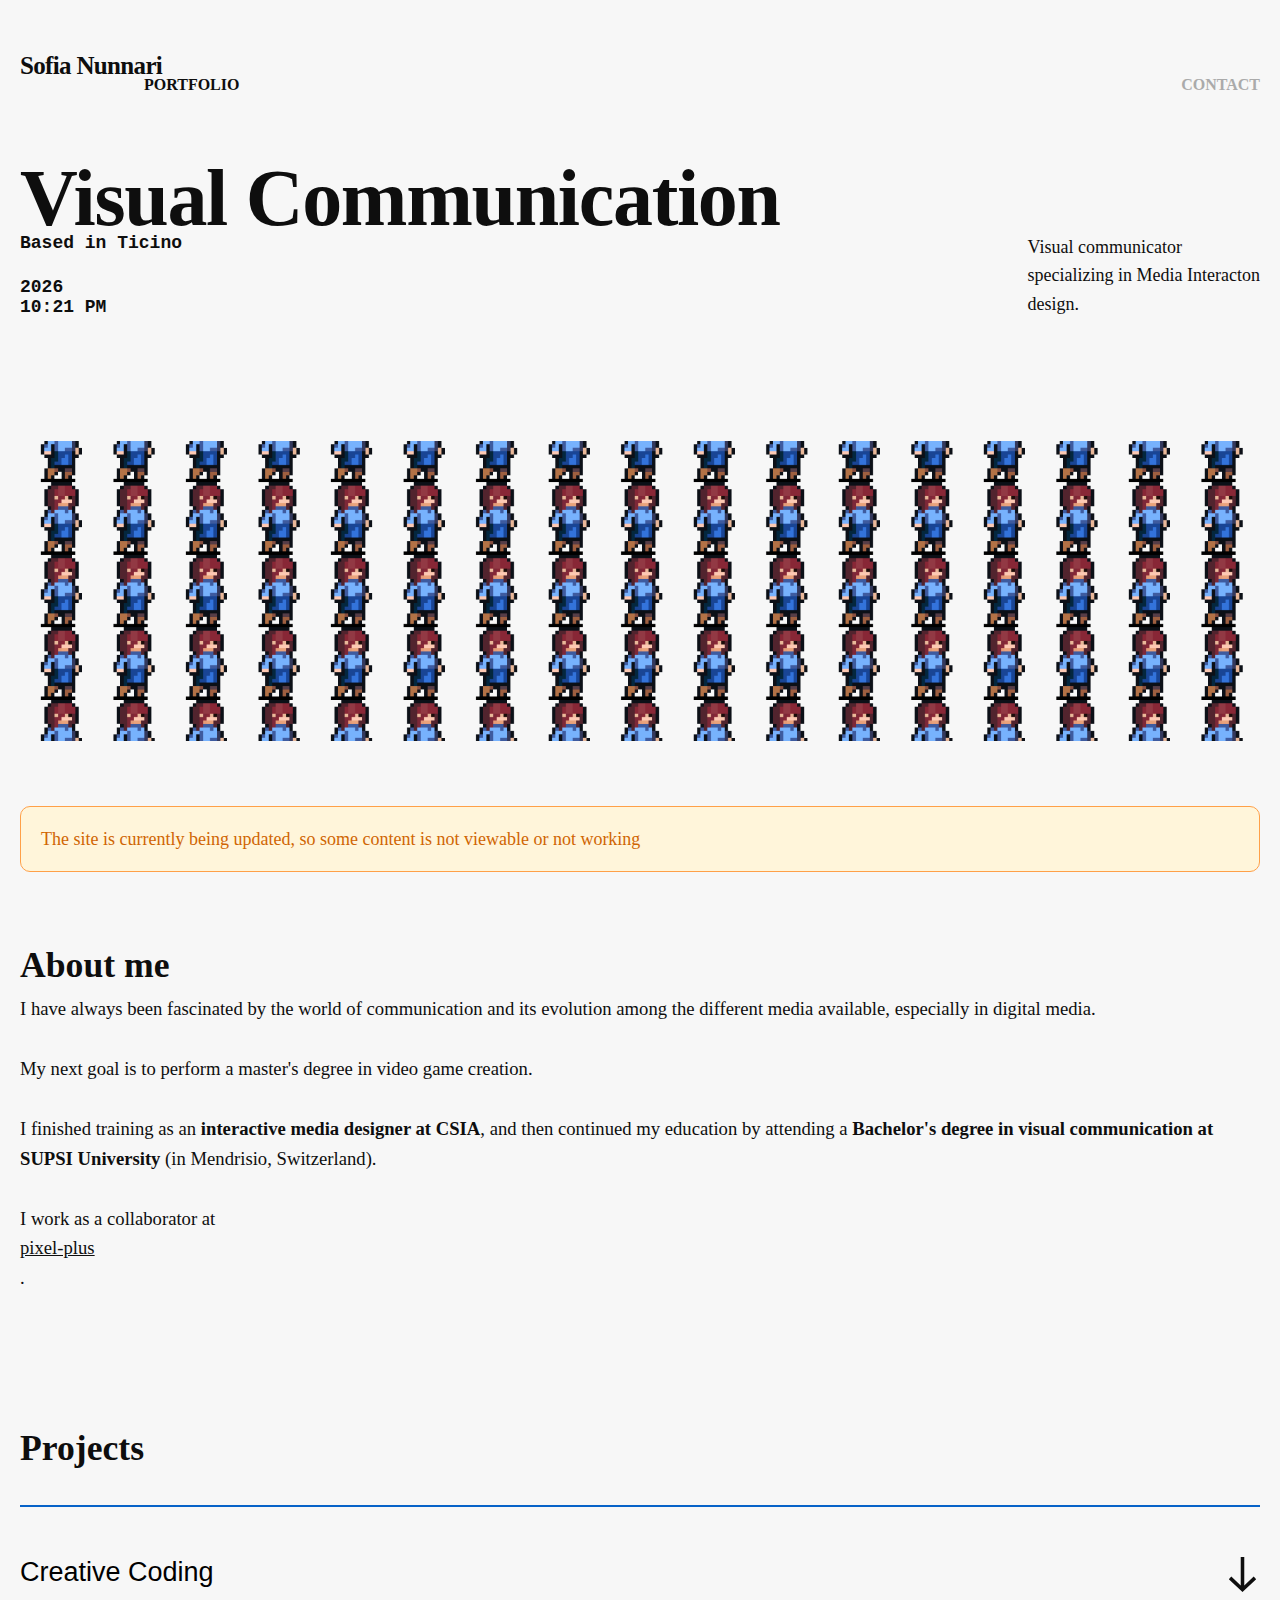
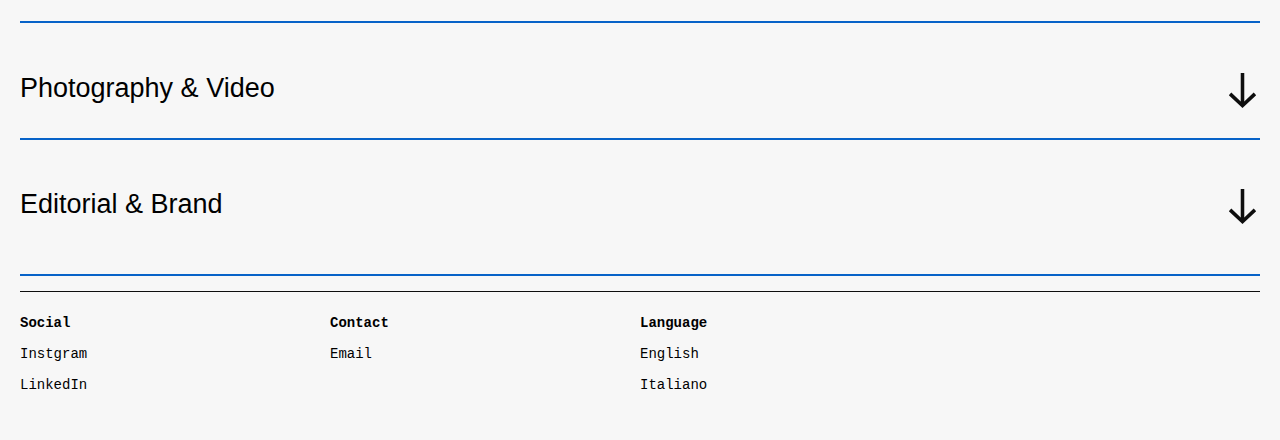
<file: Index.html>
<!DOCTYPE html>
<html lang="en">

<head>
    <title>Naris design - Sofia Nunnari</title>
    <meta charset="UTF-8">

    <meta name="viewport"
        content="width=device-width, initial-scale=1.0, minimum-scale=1.0, maximum-scale=1.0, user-scalable=no">
    <meta name="description"
        content="Naris design portfolio. I am Sofia Nunnari and I am a visual communicator specializing in media interaction design (i.e., everything related to videos, websites and the like, therefore of digital media)">
    <meta name="keywords"
        content="Portfolio, Sofia Nunnari, Naris design, visual communication, comunicazione visiva, media interaction">
    <meta name="web_author" content="Sofia Nunnari">
    <meta name="copyright" content="Sofia Nunnari">
    <link href="src/style.css" rel="stylesheet" />
    <link
        href="https://fonts.googleapis.com/css?family=Poppins:100,100i,200,200i,300,300i,400,400i,500,500i,600,600i,700,700i,800,800i,900,900i&amp;display=swap"
        rel="stylesheet">
    <link rel="shortcut icon" type="image/png" href="favicon.svg">



    <style>
        @import url("https://fonts.googleapis.com/css?family=Roboto:400,700");

        body {
            color: #000;
            font-family: "Roboto", sans-serif;
            font-size: 18px;
            font-weight: 400;
            line-height: 1.6;
        }

        .container {
            width: 100%;
            margin: 2rem auto;
        }

        .gallery {
            display: grid;
            grid-template-columns: repeat(8, 1fr);
            /* grid-template-rows: repeat(8, 5vw); */
            grid-gap: 1.5rem;
        }

        .gallery__img {
            width: 100%;
            height: 100%;
            object-fit: cover;
            display: block;
        }

        .gallery__item--1 {
            grid-column-start: 1;
            grid-column-end: 3;
            grid-row-start: 1;
            grid-row-end: 3;

            /** Alternative Syntax **/
            /* grid-column: 1 / span 2;  */
            /* grid-row: 1 / span 2; */
        }

        .gallery__item--2 {
            grid-column-start: 3;
            grid-column-end: 5;
            grid-row-start: 1;
            grid-row-end: 3;

            /** Alternative Syntax **/
            /* grid-column: 3 / span 2;  */
            /* grid-row: 1 / span 2; */
        }

        .gallery__item--3 {
            grid-column-start: 5;
            grid-column-end: 9;
            grid-row-start: 1;
            grid-row-end: 6;

            /** Alternative Syntax **/
            /* grid-column: 5 / span 4;
  grid-row: 1 / span 5; */
        }

        .gallery__item--4 {
            grid-column-start: 1;
            grid-column-end: 5;
            grid-row-start: 3;
            grid-row-end: 6;

            /** Alternative Syntax **/
            /* grid-column: 1 / span 4;  */
            /* grid-row: 3 / span 3; */
        }

        .gallery__item--5 {
            grid-column-start: 1;
            grid-column-end: 5;
            grid-row-start: 6;
            grid-row-end: 9;

            /** Alternative Syntax **/
            /* grid-column: 1 / span 4; */
            /* grid-row: 6 / span 3; */
        }
        .gallery__item--6 {
            grid-column-start: 9;
            grid-column-end: 5;
            grid-row-start: 6;
            grid-row-end: 9;

            /** Alternative Syntax **/
            /* grid-column: 1 / span 4; */
            /* grid-row: 6 / span 3; */
        }

        .gallery__item--7 {
            grid-column-start: 1;
            grid-column-end: 9;
            grid-row-start: 9;
            grid-row-end: 9;
            /* grid-column: 5 / span 4; */
            /* grid-row: 6 / span 3; */
        }
    </style>

</head>

<body>
    <nav>
        <h5><a title="homepage" href="Index.html" onclick="showPage('homepage')">Sofia Nunnari</a></h5>

        <div class="menu">
            <div id="portfolio-text"><a href="Index.html" class="menu-text active" style="float: left; ">Portfolio</a>
            </div>
            <div id="contact">
                <a href="#" class="menu-text" style=" float: right;">Contact</a>
            </div>
        </div>

    </nav>
    <section id="container">
        <div>
            <h1 class="title" id="CV">Visual Communication</h1>
            <div class="desc">
                <p id="d">Visual communicator<br> specializing in Media Interacton<br> design.</p>
            </div>
            <p class="didascalia" id="dove">Based in Ticino<br></p>
            <p class="didascalia" id="year" style="margin-top:2%">10:21 PM</p>
            <p class="didascalia" id="clock" style="margin-top:0">10:21 PM</p>
        </div>
        <div class="gif"></div>
    </section>
    <div id="avviso">
        <p id="avviso_text">The site is currently being updated, so some content is not viewable or not working</p>
    </div>
    <section>
        <h2 id="about_header">About me</h2>
        <p class="text" id="about_text">
            I have always been fascinated by the world of communication and its evolution among the different media
            available, especially in digital media. <br><br> My next goal is to perform a master's degree in video
            game
            creation. <br><br>I finished training as an <b>interactive media designer at CSIA</b>, and then
            continued my
            education by attending a <b> Bachelor's degree in visual communication at SUPSI University</b> (in
            Mendrisio, Switzerland).<br><br> I work as a collaborator at <a style="text-decoration: underline;"
                href="https://www.pixel-plus.ch/"> pixel-plus</a>.

        </p>
    </section>

    <section id="pr">

        <h2 id="projects_header" style="margin-bottom: 0%;">
            Projects
        </h2>

        <section id="projects_container" style="display: none;"></section>
    </section>
    <button class="accordion">
        <div class="arrow">Creative Coding<img src="src/arrow-down.svg" height="35" width="35"></div>
    </button>
    <div class="panel">
        <div class="griglia">
            <div class="colonna_2">

                <section class="box-w">
                    <a href="CC1.html">
                        <div class="wt">
                            <p class="titlecategory">Fake Pacman</p>
                        </div>
                        <img class="preview" alt="" src="src/IMG/PacMan.png">
                        <div class="date">2023 01/02</div>
                        <div class="lm" id="lm">Learn more -></div>
                    </a>
                </section>

            </div>

            <div class="colonna_2">

                <section class="box-w">
                    <a href="CC2.html">
                        <div class="wt">
                            <p class="titlecategory">Fuga-dall-incubo</p>
                        </div>
                        <img class="preview" alt="" src="src/IMG/FDI.png">
                        <div class="date">2023 01/02</div>
                        <div class="lm" id="lm">Learn more -></div>
                    </a>
                </section>

            </div>
        </div>
    </div>



    <button class="accordion">
        <div class="arrow">Photography & Video<img src="src/arrow-down.svg" height="35" width="35"></div>
    </button>
    <div class="panel">
        <div class="griglia">
            <div class="colonna_2">
                <div id="avviso_aggiornamento">
                    <p id="avviso_aggiornamento_text">Being updated</p>
                </div>
            </div>
        </div>
    </div>



    <button class="accordion">
        <div class="arrow">Editorial & Brand<img src="src/arrow-down.svg" height="35" width="35"></div>
    </button>
    <div class="panel">
        <div class="griglia">
            <div class="colonna_2">
                <div id="avviso_aggiornamento">
                    <p id="avviso_aggiornamento_text">Being updated</p>
                </div>
            </div>
        </div>
    </div>
  
    <footer>
        <ul style="float: left; padding: 0;">
            <li><b>Social</b></li>
            <li><a href="https://www.instagram.com/naris_design_?igsh=MTJtdXRuYzdreHA0MA=="
                    title="Instgram">Instgram</a></li>
            <li><a title="linkedin" href="#">LinkedIn</a>
            </li>
        </ul>
        <ul style="float: left;">
            <li id="contact"><b id="contact">Contact</b></li>
            <li><a title="Email" href="mailto:naris.design@outlook.com">Email</a></li>

        </ul>
        <ul style="float: left; padding: 0;">
            <li><b id="language">Language</b></li>
            <a href="#">
                <li title="English" onclick="cambiaLingua('english')">English</li>
            </a>
            <a href="#">
                <li title="italiano" onclick="cambiaLingua('italian')">Italiano</li>
            </a>
        </ul>
    </footer>

    <script>
        // Definisci un oggetto per le traduzioni
        var translations = {
            "english": {
                "CV": "Visual Communication",
                "dove": "Based in Ticino",
                "avviso_aggiornamento_text": "Being updated",
                "d": "Visual communicator<br> specializing in Media Interacton<br> design.",
                "avviso_text": "The site is currently being updated, so some content is not viewable or not working",
                "about_header": "About me",
                "about_text": "I have always been fascinated by the world of communication and its evolution among the different media  available, especially in digital media. <br><br> My next goal is to perform a master's degree in video game creation. <br><br>I finished training as an <b>interactive media designer at CSIA</b>, and then continued my education by attending a <b> Bachelor's degree in visual communication at SUPSI University</b> (in Mendrisio, Switzerland).<br><br>  I work as a collaborator at pixel-plus.",
                "projects_header": "<a href='Projects.html'>Progetti</a>",
                "contact": "<b>Contact</b>",
                "language": "Language",
                "lm": "Learn more ->"
            },
            "italian": {
                "CV": "Comunicazione visiva",
                "dove": "Sede in Ticino",
                "avviso_aggiornamento_text": "In fase di aggiornamento",
                "d": "Comunicatrice visiva<br> specializzata in Media Interacton<br> design.",
                "avviso_text": "Attualmente il sito è in fase di aggiornamento, pertanto alcuni contenuti non sono visualizzabili o non funzionanti",
                "about_header": "Chi sono",
                "about_text": "Sono sempre stata affascinata dal mondo della comunicazione e dalla sua evoluzione tra i diversi media disponibili, soprattutto quelli digitali. <br><br>Il mio prossimo obiettivo è quello di conseguire un master in creazione di videogiochi. <br><br>Ho terminato la formazione come <b>interactive media designer presso lo CSIA</b>, e poi ho proseguito la mia formazione frequentando <b> un Bachelor in comunicazione visiva presso l'Università SUPSI </b> (a Mendrisio, in Svizzera).<br><br>Lavoro come collaboratrice presso la pixel-plus.",
                "projects_header": "<a href='Projects.html'>Projects</a>",
                "contact": "<b>Contatto<b>",
                "language": "Lingua",
                "lm": "Maggiori info ->"
            }
        };

        // Funzione per cambiare la lingua
        function cambiaLingua(lingua) {
            console.log("Lingua cambiata:", lingua);
            // Ottieni tutti gli elementi che devono essere tradotti
            var elements = document.querySelectorAll('[id^="CV"], [id^="avviso_aggiornamento_text"], [id^="dove"], [id^="d"], [id^="lm"], [id^="avviso_text"], [id^="about_header"], [id^="about_text"], [id^="projects_header"], [id^="language"], footer ul:not(:first-child) li');

            // Memorizza la posizione corrente dello schermo
            var currentScroll = window.pageYOffset || document.documentElement.scrollTop || document.body.scrollTop || 0;

            // Per ogni elemento, cambia il testo in base alla lingua selezionata
            elements.forEach(function (element) {
                var key = element.id;
                if (translations[lingua][key]) {
                    // Verifica se il testo deve essere interpretato come HTML
                    var isHTML = translations[lingua][key].indexOf("<") !== -1;
                    if (isHTML) {
                        element.innerHTML = translations[lingua][key];
                    } else {
                        element.textContent = translations[lingua][key];
                    }
                }
            });

            // Scorri verso l'alto della pagina
            window.scrollTo(0, 0);
        }

        // Funzione per aggiornare l'ora
        function updateTime() {
            // Ottieni l'elemento del DOM che mostra l'ora
            var clock = document.getElementById('clock');

            // Ottieni l'ora corrente
            var now = new Date();
            var hours = now.getHours();
            var minutes = now.getMinutes();
            var meridiem = hours >= 12 ? 'PM' : 'AM';

            // Formatta le ore nel formato 12 ore
            hours = hours % 12;
            hours = hours ? hours : 12; // Se le ore sono 0, le impostiamo a 12

            // Aggiungi zero iniziale ai minuti se necessario
            minutes = minutes < 10 ? '0' + minutes : minutes;

            // Aggiorna il contenuto dell'elemento del clock con l'ora corrente
            clock.textContent = hours + ':' + minutes + ' ' + meridiem;
        }

        // Chiama updateTime ogni secondo per aggiornare l'orologio
        setInterval(updateTime, 1000);

        // Funzione per aggiornare l'anno
        function updateYear() {
            // Ottieni l'elemento del DOM che mostra l'anno
            var yearElement = document.getElementById('year');

            // Ottieni l'anno corrente
            var now = new Date();
            var year = now.getFullYear();

            // Aggiorna il contenuto dell'elemento con l'anno corrente
            yearElement.textContent = year;
        }

        // Chiama updateYear all'avvio per inizializzare l'anno
        updateYear();
    </script>

    <script>

        document.addEventListener("DOMContentLoaded", function () {
            let acc = document.querySelectorAll('.accordion');

            acc.forEach(function (item) {
                item.addEventListener("click", function () {
                    this.classList.toggle("active");
                    let panel = this.nextElementSibling;
                    let arrow = this.querySelector('.arrow img');

                    if (panel.classList.contains('active')) {
                        panel.classList.remove('active');
                        arrow.style.transform = "rotate(0deg)";
                        panel.style.maxHeight = null;
                    } else {
                        panel.classList.add('active');
                        arrow.style.transform = "rotate(180deg)";
                        panel.style.maxHeight = panel.scrollHeight + "px";

                        // Aggiungi effetto di scorrimento smooth quando il pannello viene aperto
                        panel.scrollIntoView({ behavior: 'smooth', block: 'start' });
                    }
                });
            });
        });




    </script>
</body>

</html>
</file>
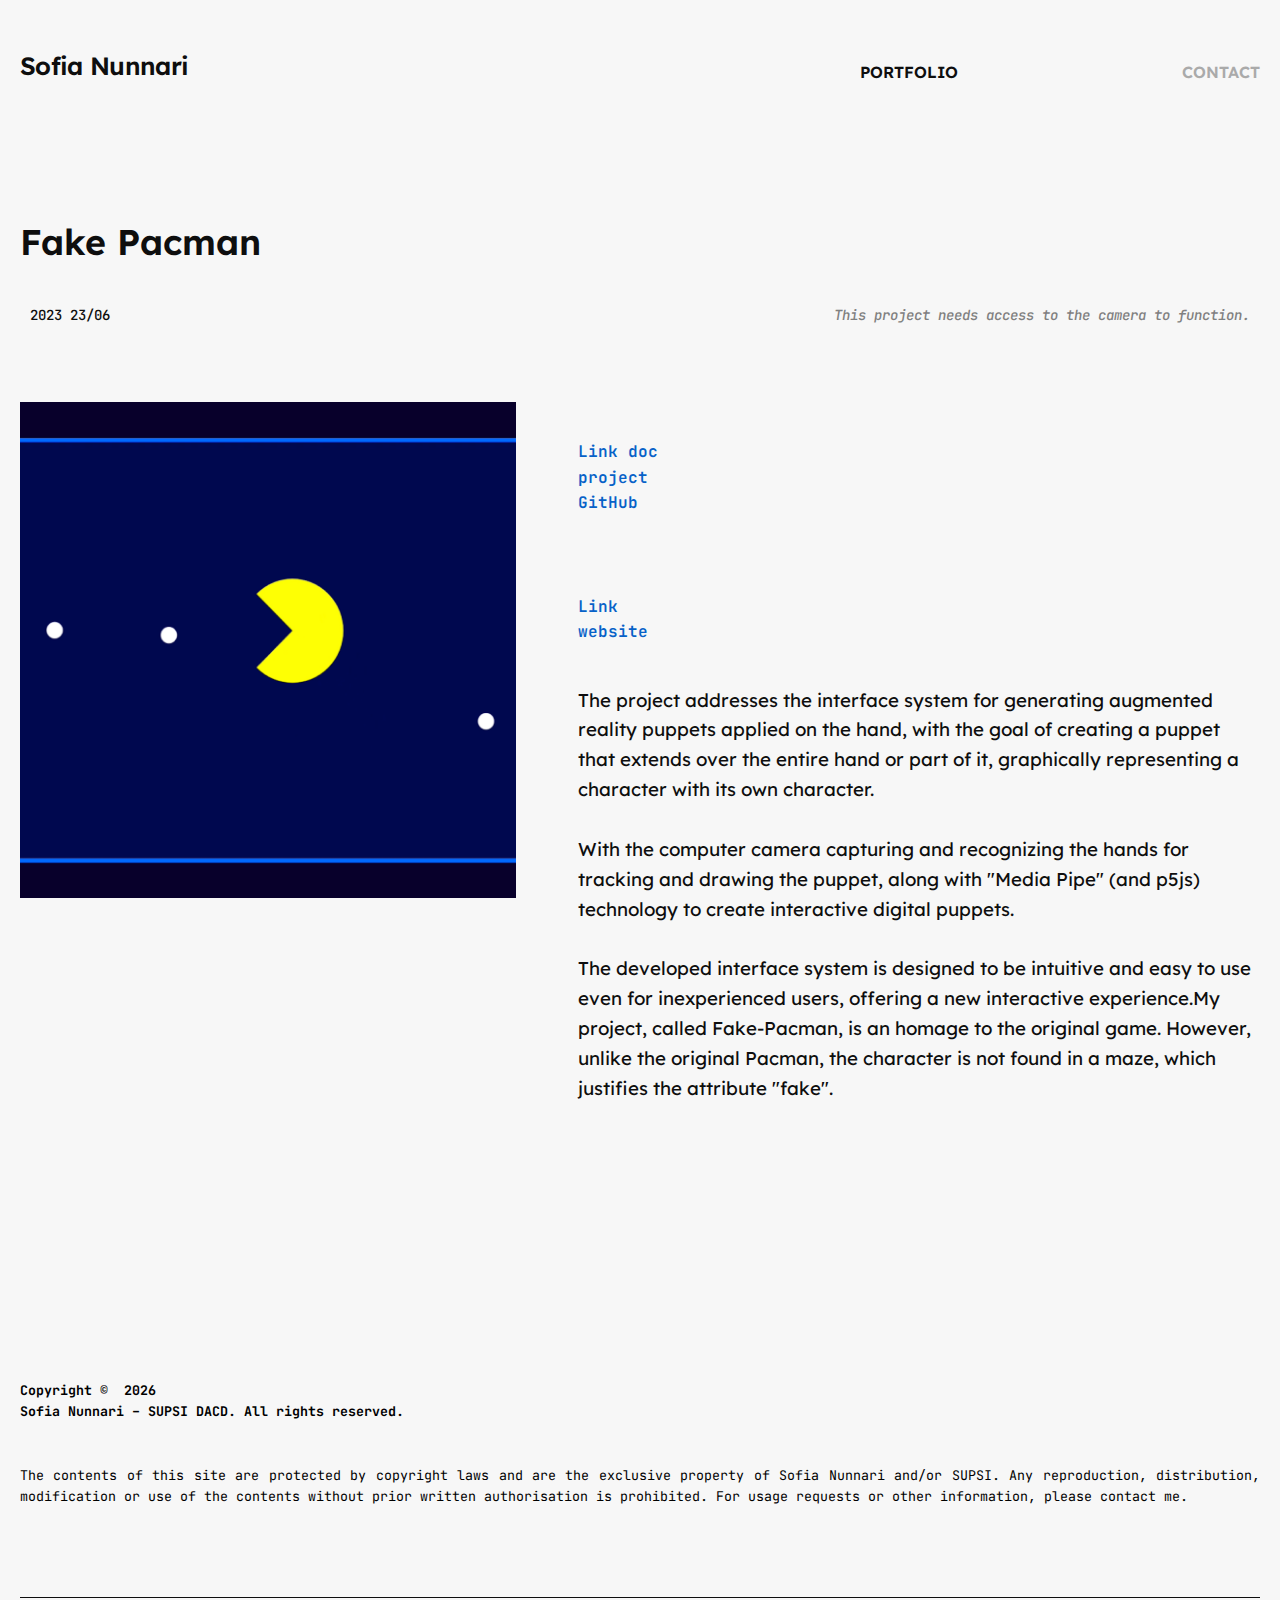
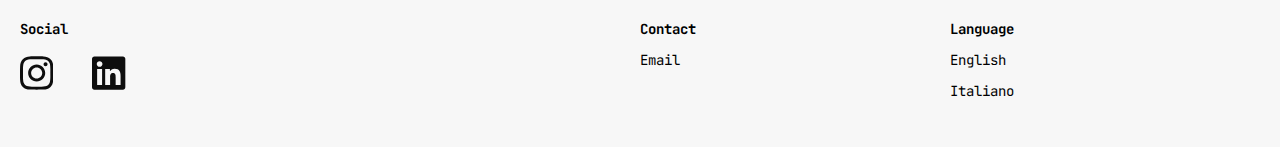
<file: CC1.html>
<!DOCTYPE html>
<html lang="en">

<head>
    <title>Sofia Nunnari - Project Fake Pacman</title>
    <meta charset="UTF-8">
    <link rel="shortcut icon" type="image/png" href="favicon.png">
    <link rel="apple-touch-icon" sizes="180x180" href="apple-touch-icon.png">
    <meta name="description" content="Sofia Nunnari - Naris design portfolio. This is a teaching project from the creative coding course in the second semester of the second year">
    <meta name="keywords" content="Fake PacMan, PacMan, Portfolio, Sofia Nunnari, Naris design, visual communication, comunicazione visiva, media interaction, graphic design, progettazione grafica, digital media, multimedia design, web design, UI/UX design, branding, design grafico, interazione multimediale">
    <meta name="author" content="Sofia Nunnari">
    <meta name="viewport" content="width=device-width, initial-scale=1.0, minimum-scale=1.0, maximum-scale=1.0, user-scalable=no">
    <meta name="copyright" content="© 2024 Sofia Nunnari. All rights reserved.">
    
    <link href="src/style.css" rel="stylesheet" />

    <link rel="preconnect" href="https://fonts.googleapis.com">
    <link rel="preconnect" href="https://fonts.gstatic.com" crossorigin>
    <link rel="preconnect" href="https://fonts.googleapis.com">
    <link rel="preconnect" href="https://fonts.gstatic.com" crossorigin>
    <link href="https://fonts.googleapis.com/css2?family=JetBrains+Mono:ital,wght@0,100..800;1,100..800&display=swap"
        rel="stylesheet">
    <link href="https://fonts.googleapis.com/css2?family=Lexend:wght@100..900&display=swap" rel="stylesheet">
</head>

<body>
    <nav class="grid-nav">
        <h5><a title="homepage" href="index.html" onclick="showPage('homepage')">Sofia Nunnari</a></h5>
        <div style="width: 100%;"></div>
        <div class="menu">
            <div id="portfolio-text"><a href="index.html" class="menu-text active"
                    style="float: inline-start; padding: 0;">Portfolio</a>
            </div>
            <div id="contact">
                <a href="contact.html" class="menu-text" style="float: inline-end;">Contact</a>
            </div>
        </div>

    </nav>
    <section id="pr">
        <h2 id="projects_header" style="margin-bottom: 2%;"><a>Fake Pacman</a></h2>
        <div class="date">2023 23/06</div>
        <div class="date" id="didattico" style="float: right; color: gray; font-style: italic;">
            This project needs access to the camera to function.</div>
    </section>
    <div>
        <section class="box-c">
            <img class="detail" alt="" src="src/IMG/PacMan.png">
            <section class="griglia">
                <p class="tl">
                    <a href="https://github.com/sofinari/fake_pacman/" class="link">Link doc project GitHub</a>
                </p>
                </p>
                <p class="tl">
                    <a href="https://sofinari.github.io/fake_pacman/" class="link">Link website</a>
                </p>
                
                <p class="text" id="pacman_desc" style="padding: 0;">The project addresses the interface system for
                    generating augmented reality puppets applied on the hand, with the goal of creating a puppet that
                    extends over the entire hand or part of it, graphically representing a character with its own
                    character.
                    <br><br> With the computer camera capturing and recognizing the hands for tracking and drawing the
                    puppet, along with "Media Pipe" (and p5js) technology to create interactive digital puppets.
                    <br><br> The developed interface system is designed to be intuitive and easy to use even for
                    inexperienced users, offering a new interactive experience.My project, called Fake-Pacman, is an
                    homage to the original game. However, unlike the original Pacman, the character is not found in a
                    maze, which justifies the attribute "fake".
                </p>
            </section>
        </section>

    </div>

    <section class="copyright">
        <b>
            <p style="margin: 0; float: left;"> Copyright &copy &nbsp</p>
            <p id="year" style="margin: 0; float: left;"> year </p> <br>
            <p style="margin: 0; float: left;">Sofia Nunnari – SUPSI DACD. All rights reserved.</p>
        </b><br>
        <p id="copyright"><br><br>The contents of this site are protected by copyright laws and
            are the exclusive property of Sofia Nunnari and&#47;or SUPSI. Any reproduction, distribution,
            modification or use of the contents without prior written authorisation is prohibited. For usage
            requests or other information, please contact me.</p>
    </section>
    <footer>
        <ul style="float: left; padding: 0;">
            <li><b>Social</b></li>

            <li style="margin-top: 20px;">
                <a style="margin-right: 10%;" href="https://www.instagram.com/naris_design_?igsh=MTJtdXRuYzdreHA0MA==" title="Instgram">
                    <svg class="svg-icon" xmlns="http://www.w3.org/2000/svg"
                        viewBox="0 0 448 512"><!--!Font Awesome Free 6.5.2 by @fontawesome - https://fontawesome.com License - https://fontawesome.com/license/free Copyright 2024 Fonticons, Inc.-->
                        <path d="M224.1 141c-63.6 0-114.9 51.3-114.9 114.9s51.3 114.9 114.9 114.9S339 319.5 339 255.9 287.7 141 224.1 141zm0 189.6c-41.1 0-74.7-33.5-74.7-74.7s33.5-74.7 74.7-74.7 74.7 33.5 74.7 74.7-33.6 74.7-74.7 74.7zm146.4-194.3c0 14.9-12 26.8-26.8 26.8-14.9 0-26.8-12-26.8-26.8s12-26.8 26.8-26.8 26.8 12 26.8 26.8zm76.1 27.2c-1.7-35.9-9.9-67.7-36.2-93.9-26.2-26.2-58-34.4-93.9-36.2-37-2.1-147.9-2.1-184.9 0-35.8 1.7-67.6 9.9-93.9 36.1s-34.4 58-36.2 93.9c-2.1 37-2.1 147.9 0 184.9 1.7 35.9 9.9 67.7 36.2 93.9s58 34.4 93.9 36.2c37 2.1 147.9 2.1 184.9 0 35.9-1.7 67.7-9.9 93.9-36.2 26.2-26.2 34.4-58 36.2-93.9 2.1-37 2.1-147.8 0-184.8zM398.8 388c-7.8 19.6-22.9 34.7-42.6 42.6-29.5 11.7-99.5 9-132.1 9s-102.7 2.6-132.1-9c-19.6-7.8-34.7-22.9-42.6-42.6-11.7-29.5-9-99.5-9-132.1s-2.6-102.7 9-132.1c7.8-19.6 22.9-34.7 42.6-42.6 29.5-11.7 99.5-9 132.1-9s102.7-2.6 132.1 9c19.6 7.8 34.7 22.9 42.6 42.6 11.7 29.5 9 99.5 9 132.1s2.7 102.7-9 132.1z" />
                    </svg>
                </a>
                <a title="linkedin" href="http://linkedin.com/in/sofia-nunnari-636b66199">
                    <svg class="svg-icon" xmlns="http://www.w3.org/2000/svg"
                        viewBox="0 0 448 512"><!--!Font Awesome Free 6.5.2 by @fontawesome - https://fontawesome.com License - https://fontawesome.com/license/free Copyright 2024 Fonticons, Inc.-->
                        <path d="M416 32H31.9C14.3 32 0 46.5 0 64.3v383.4C0 465.5 14.3 480 31.9 480H416c17.6 0 32-14.5 32-32.3V64.3c0-17.8-14.4-32.3-32-32.3zM135.4 416H69V202.2h66.5V416zm-33.2-243c-21.3 0-38.5-17.3-38.5-38.5S80.9 96 102.2 96c21.2 0 38.5 17.3 38.5 38.5 0 21.3-17.2 38.5-38.5 38.5zm282.1 243h-66.4V312c0-24.8-.5-56.7-34.5-56.7-34.6 0-39.9 27-39.9 54.9V416h-66.4V202.2h63.7v29.2h.9c8.9-16.8 30.6-34.5 62.9-34.5 67.2 0 79.7 44.3 79.7 101.9V416z" />
                    </svg>
                </a>
        </ul>
        <ul class="display"></ul>
        <ul style="float: left;">
            <li id="contact"><b id="contact">Contact</b></li>
            <li><a title="Email" href="mailto:naris.design@outlook.com">Email</a></li>

        </ul>

        <ul style="float: left; padding: 0;">
            <li><b id="language">Language</b></li>
            <a href="#">
                <li title="English" onclick="cambiaLingua('english')">English</li>
            </a>
            <a href="#">
                <li title="italiano" onclick="cambiaLingua('italian')">Italiano</li>
            </a>
        </ul>
    </footer>

    <script>
        // Definisci un oggetto per le traduzioni
        var translations = {
            "english": {
                "pacman_desc": "The project addresses the interface system for generating augmented reality puppets applied on the hand, with the goal of creating a puppet that extends over the entire hand or part of it, graphically representing a character with its own character.<br><br> With the computer camera capturing and recognizing the hands for tracking and drawing the puppet, along with 'Media Pipe' (and p5js) technology to create interactive digital puppets.<br><br> The developed interface system is designed to be intuitive and easy to use even for inexperienced users, offering a new interactive experience.My project, called Fake-Pacman, is an homage to the original game. Tuttavia, a differenza del Pacman originale, il personaggio non si trova in un labirinto, il che giustifica l’attributo “fake”.",
                "Fuga_desc": "In my project, I tackled the topic of designing an interactive interface system based on computer vision. The goal was to create a multiple-choice mini web video game with a horror/thriller setting in which users could interact using their hand movements. My goal was to develop a multiple choice mini web video game with a horror/thriller setting.",
                "projects_header": "Projects",
                "contact": "<b>Contact</b>",
                "language": "Language",
                "didattico": "This project needs access to the camera to function.",
                "copyright": "<br><br>The contents of this site are protected by copyright laws and are the exclusive property of Sofia Nunnari and&#47;or SUPSI. Any reproduction, distribution, modification or use of the contents without prior written authorisation is prohibited. For usage requests or other information, please contact me.",
                "lm": "Learn more ->"
            },
            "italian": {
                "pacman_desc": "Il progetto affronta il sistema di interfaccia per la generazione di marionette in realtà aumentata applicate sulla mano, con l’obiettivo di creare una marionetta che si estenda sull’intera mano o in parte, rappresentando graficamente un personaggio con un proprio carattere.<br><br> Con la fotocamera del computer che cattura e riconosce le mani per il tracciamento e il disegno della marionetta, insieme alla tecnologia “Media Pipe” (e p5js) per creare marionette digitali interattive.<br><br> Il sistema di interfaccia sviluppato è stato progettato per essere intuitivo e facile da usare anche per gli utenti non esperti, offrendo una nuova esperienza interattiva.Il mio progetto, chiamato Fake-Pacman, è un omaggio al gioco originale. Tuttavia, a differenza del Pacman originale, il personaggio non si trova in un labirinto, il che giustifica l’attributo “fake”.",
                "Fuga_desc": "Nel mio progetto, ho affrontato il tema della progettazione di un sistema di interfaccia interattiva basato sulla computer vision. L'obiettivo era creare un mini videogioco web a scelte multiple con un'ambientazione horror/thriller, in cui gli utenti potessero interagire utilizzando i movimenti delle proprie mani. Il mio obiettivo era sviluppare un mini videogioco web a scelte multiple con un'atmosfera horror/thriller.",
                "projects_header": "Progetti",
                "contact": "<b>Contatto<b>",
                "language": "Lingua",
                "didattico": "Per funzionare, questo progetto ha bisogno di accedere alla telecamera.",
                "copyright": "<br><br>I contenuti di questo sito, sono protetti dalle leggi sul copyright e sono di proprietà esclusiva di Sofia Nunnari e&#47;o SUPSI. È vietata qualsiasi riproduzione, distribuzione, modifica, o utilizzo dei contenuti senza previa autorizzazione scritta. Per richieste di utilizzo o altre informazioni, si prega di contattarmi.",
                "lm": "Maggiori info ->"
            }
        };

        // Funzione per cambiare la lingua
        function cambiaLingua(lingua) {
            console.log("Lingua cambiata:", lingua);
            // Ottieni tutti gli elementi che devono essere tradotti
            var elements = document.querySelectorAll('[id^="pacman_desc"], [id^="didattico"], [id^="Fuga_desc"], [id^="d"], [id^="lm"], [id^="avviso_text"], [id^="about_header"], [id^="about_text"], [id^="projects_header"], [id^="language"],[id^="copyright"], footer ul:not(:first-child) li');

            // Memorizza la posizione corrente dello schermo
            var currentScroll = window.pageYOffset || document.documentElement.scrollTop || document.body.scrollTop || 0;

            // Per ogni elemento, cambia il testo in base alla lingua selezionata
            elements.forEach(function (element) {
                var key = element.id;
                if (translations[lingua][key]) {
                    // Verifica se il testo deve essere interpretato come HTML
                    var isHTML = translations[lingua][key].indexOf("<") !== -1;
                    if (isHTML) {
                        element.innerHTML = translations[lingua][key];
                    } else {
                        element.textContent = translations[lingua][key];
                    }
                }
            });

            // Cambia l'attributo lang del tag html
            document.documentElement.lang = lingua === 'italian' ? 'it' : 'en';

            // Scorri verso l'alto della pagina
            window.scrollTo(0, 0);
        }
    </script>
    <script>
        // Funzione per aggiornare l'anno
        function updateYear() {
            // Ottieni l'elemento del DOM che mostra l'anno
            var yearElement = document.getElementById('year');

            // Ottieni l'anno corrente
            var now = new Date();
            var year = now.getFullYear();

            // Aggiorna il contenuto dell'elemento con l'anno corrente
            yearElement.textContent = year;
        }

        function updateYear2() {
            // Ottieni l'elemento del DOM che mostra l'anno
            var year2Element = document.getElementById('year2');

            // Ottieni l'anno corrente
            var now = new Date();
            var year = now.getFullYear();

            // Aggiorna il contenuto dell'elemento con l'anno corrente
            year2Element.textContent = year;
        }

        // Chiama updateYear all'avvio per inizializzare l'anno
        updateYear();
        updateYear2();
    </script>

</body>

</html>
</file>
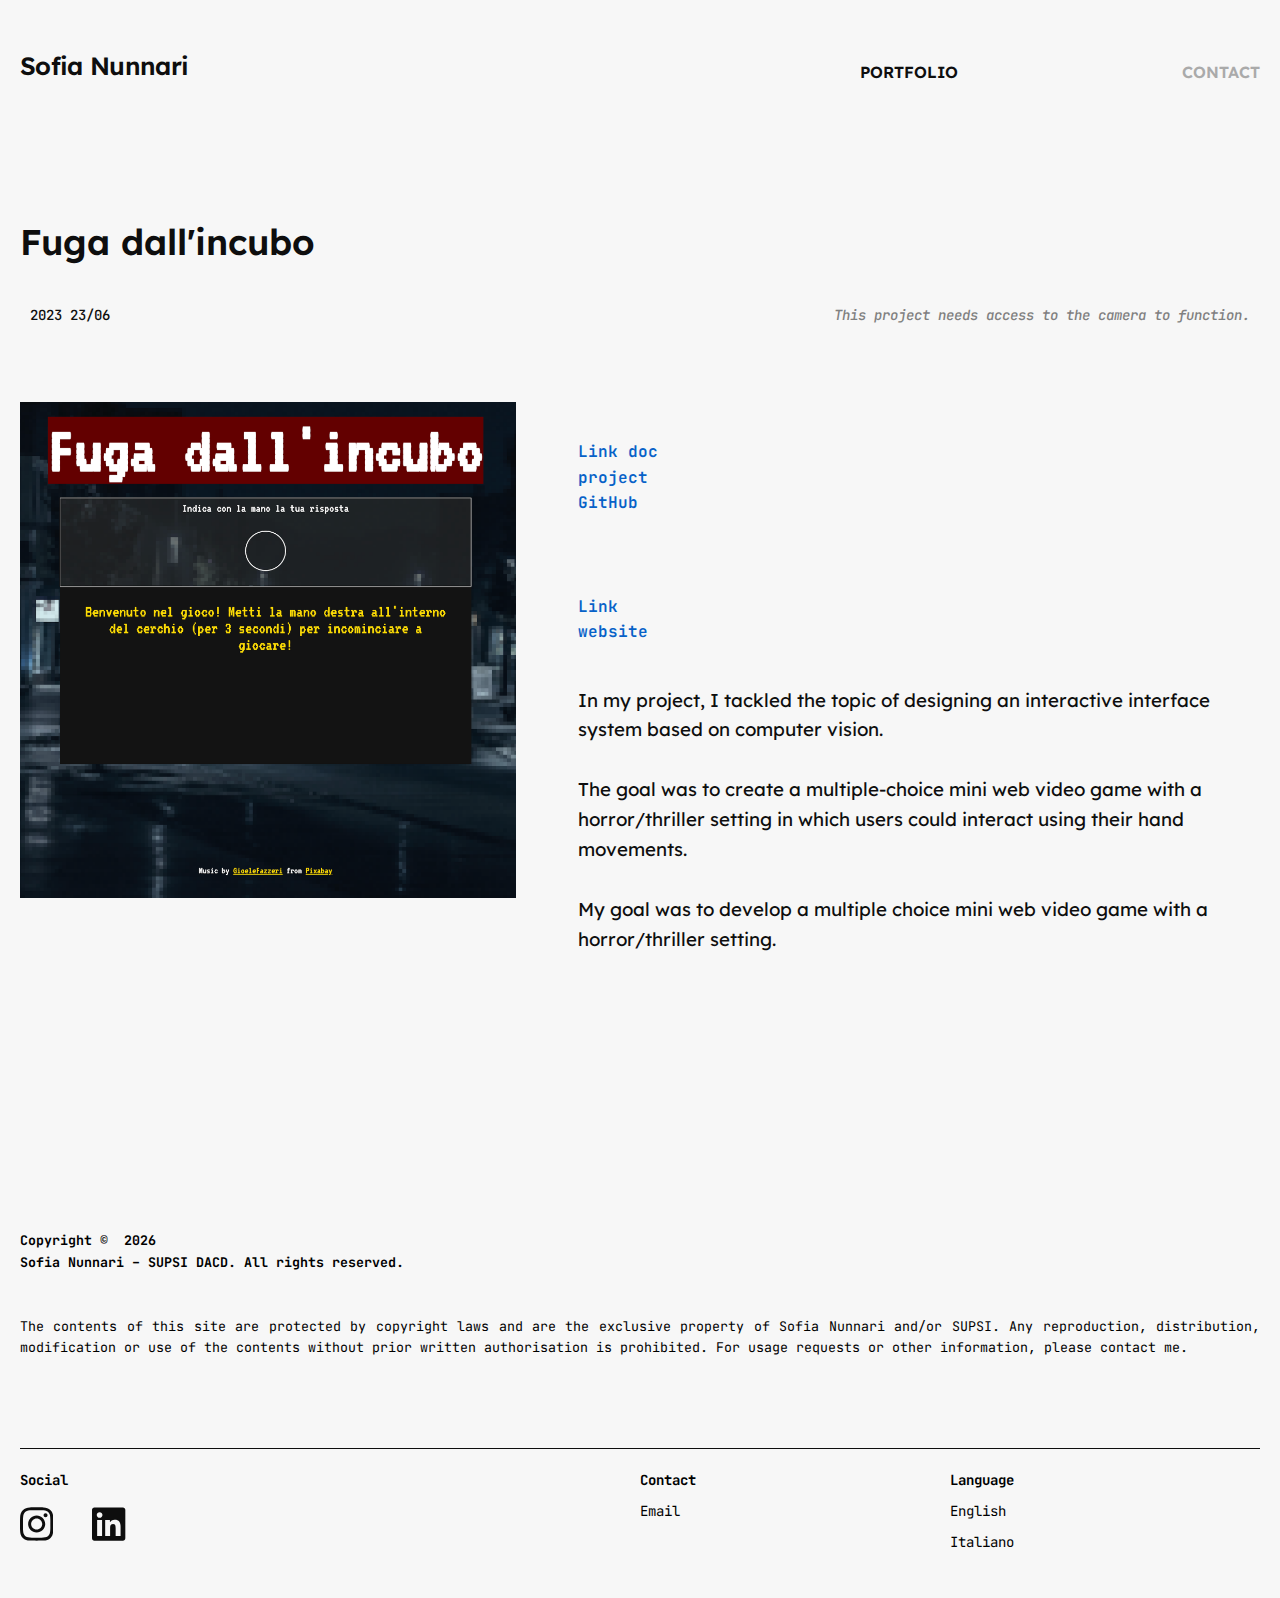
<file: CC2.html>
<!DOCTYPE html>
<html lang="en">

<head>
    <title>Sofia Nunnari - Project Fuga dall'incubo</title>
    <meta charset="UTF-8">
    <link rel="shortcut icon" type="image/png" href="favicon.png">
    <link rel="apple-touch-icon" sizes="180x180" href="apple-touch-icon.png">
    <meta name="description" content="Sofia Nunnari - Naris design portfolio. This is a teaching project from the creative coding course in the second semester of the second year">
    <meta name="keywords" content="Fuga dall'incubo, Creative Coding, Portfolio, Sofia Nunnari, Naris design, visual communication, comunicazione visiva, media interaction, graphic design, progettazione grafica, digital media, multimedia design, web design, UI/UX design, branding, design grafico, interazione multimediale">
    <meta name="author" content="Sofia Nunnari">
    <meta name="viewport" content="width=device-width, initial-scale=1.0, minimum-scale=1.0, maximum-scale=1.0, user-scalable=no">
    <meta name="copyright" content="© 2024 Sofia Nunnari. All rights reserved.">
 
    <link href="src/style.css" rel="stylesheet" />
    <link rel="preconnect" href="https://fonts.googleapis.com">
    <link rel="preconnect" href="https://fonts.gstatic.com" crossorigin>
    <link rel="preconnect" href="https://fonts.googleapis.com">
    <link rel="preconnect" href="https://fonts.gstatic.com" crossorigin>
    <link href="https://fonts.googleapis.com/css2?family=JetBrains+Mono:ital,wght@0,100..800;1,100..800&display=swap"
        rel="stylesheet">
    <link href="https://fonts.googleapis.com/css2?family=Lexend:wght@100..900&display=swap" rel="stylesheet">
    </style>
</head>

<body>
    <nav class="grid-nav">
        <h5><a title="homepage" href="index.html" onclick="showPage('homepage')">Sofia Nunnari</a></h5>
        <div style="width: 100%;"></div>
        <div class="menu">
            <div id="portfolio-text"><a href="index.html" class="menu-text active"
                    style="float: inline-start; padding: 0;">Portfolio</a>
            </div>
            <div id="contact">
                <a href="contact.html" class="menu-text" style="float: inline-end;">Contact</a>
            </div>
        </div>

    </nav>
    <section id="pr">
        <h2 id="projects_header" style="margin-bottom: 2%;"><a>Fuga dall'incubo</a></h2>
        <div class="date">2023 23/06</div>
        <div class="date" id="didattico" style="float: right; color: gray; font-style: italic;">
            This project needs access to the camera to function.</div>
    </section>
    </section>
    <div>
        <section class="box-c">
            <img class="detail" alt="" src="src/IMG/FDI.png">
            <c class="griglia">
                <p class="tl">
                    <a href="https://github.com/Sofinari/Fuga-dall-incubo" class="link">Link doc project GitHub</a>
                </p>
                </p>
                <p class="tl">
                    <a href="https://sofinari.github.io/Fuga-dall-incubo/" class="link">Link website</a>
                </p>
                    <p class="text" id="Fuga_desc" style="padding: 0;">
                    In my project, I tackled the topic of designing an interactive interface system based on computer
                    vision.
                    <br><br>The goal was to create a multiple-choice mini web video game with a horror/thriller
                    setting in which users could interact using their hand movements.
                    <br><br>My goal was to develop a multiple choice mini web video game with a horror/thriller setting.
                </p>
            </section>
        </section>
    </div>

    <section class="copyright">
        <b>
            <p style="margin: 0; float: left;"> Copyright &copy &nbsp</p>
            <p id="year" style="margin: 0; float: left;"> year </p> <br>
            <p style="margin: 0; float: left;">Sofia Nunnari – SUPSI DACD. All rights reserved.</p>
        </b><br>
        <p id="copyright"><br><br>The contents of this site are protected by copyright laws and
            are the exclusive property of Sofia Nunnari and&#47;or SUPSI. Any reproduction, distribution,
            modification or use of the contents without prior written authorisation is prohibited. For usage
            requests or other information, please contact me.</p>
    </section>
    <footer>
        <ul style="float: left; padding: 0;">
            <li><b>Social</b></li>

            <li style="margin-top: 20px;">
                <a style="margin-right: 10%;" href="https://www.instagram.com/naris_design_?igsh=MTJtdXRuYzdreHA0MA==" title="Instgram">
                    <svg class="svg-icon" xmlns="http://www.w3.org/2000/svg"
                        viewBox="0 0 448 512"><!--!Font Awesome Free 6.5.2 by @fontawesome - https://fontawesome.com License - https://fontawesome.com/license/free Copyright 2024 Fonticons, Inc.-->
                        <path d="M224.1 141c-63.6 0-114.9 51.3-114.9 114.9s51.3 114.9 114.9 114.9S339 319.5 339 255.9 287.7 141 224.1 141zm0 189.6c-41.1 0-74.7-33.5-74.7-74.7s33.5-74.7 74.7-74.7 74.7 33.5 74.7 74.7-33.6 74.7-74.7 74.7zm146.4-194.3c0 14.9-12 26.8-26.8 26.8-14.9 0-26.8-12-26.8-26.8s12-26.8 26.8-26.8 26.8 12 26.8 26.8zm76.1 27.2c-1.7-35.9-9.9-67.7-36.2-93.9-26.2-26.2-58-34.4-93.9-36.2-37-2.1-147.9-2.1-184.9 0-35.8 1.7-67.6 9.9-93.9 36.1s-34.4 58-36.2 93.9c-2.1 37-2.1 147.9 0 184.9 1.7 35.9 9.9 67.7 36.2 93.9s58 34.4 93.9 36.2c37 2.1 147.9 2.1 184.9 0 35.9-1.7 67.7-9.9 93.9-36.2 26.2-26.2 34.4-58 36.2-93.9 2.1-37 2.1-147.8 0-184.8zM398.8 388c-7.8 19.6-22.9 34.7-42.6 42.6-29.5 11.7-99.5 9-132.1 9s-102.7 2.6-132.1-9c-19.6-7.8-34.7-22.9-42.6-42.6-11.7-29.5-9-99.5-9-132.1s-2.6-102.7 9-132.1c7.8-19.6 22.9-34.7 42.6-42.6 29.5-11.7 99.5-9 132.1-9s102.7-2.6 132.1 9c19.6 7.8 34.7 22.9 42.6 42.6 11.7 29.5 9 99.5 9 132.1s2.7 102.7-9 132.1z" />
                    </svg>
                </a>
                <a title="linkedin" href="http://linkedin.com/in/sofia-nunnari-636b66199">
                    <svg class="svg-icon" xmlns="http://www.w3.org/2000/svg"
                        viewBox="0 0 448 512"><!--!Font Awesome Free 6.5.2 by @fontawesome - https://fontawesome.com License - https://fontawesome.com/license/free Copyright 2024 Fonticons, Inc.-->
                        <path d="M416 32H31.9C14.3 32 0 46.5 0 64.3v383.4C0 465.5 14.3 480 31.9 480H416c17.6 0 32-14.5 32-32.3V64.3c0-17.8-14.4-32.3-32-32.3zM135.4 416H69V202.2h66.5V416zm-33.2-243c-21.3 0-38.5-17.3-38.5-38.5S80.9 96 102.2 96c21.2 0 38.5 17.3 38.5 38.5 0 21.3-17.2 38.5-38.5 38.5zm282.1 243h-66.4V312c0-24.8-.5-56.7-34.5-56.7-34.6 0-39.9 27-39.9 54.9V416h-66.4V202.2h63.7v29.2h.9c8.9-16.8 30.6-34.5 62.9-34.5 67.2 0 79.7 44.3 79.7 101.9V416z" />
                    </svg>
                </a>
        </ul>
        <ul class="display"></ul>
        <ul style="float: left;">
            <li id="contact"><b id="contact">Contact</b></li>
            <li><a title="Email" href="mailto:naris.design@outlook.com">Email</a></li>

        </ul>

        <ul style="float: left; padding: 0;">
            <li><b id="language">Language</b></li>
            <a href="#">
                <li title="English" onclick="cambiaLingua('english')">English</li>
            </a>
            <a href="#">
                <li title="italiano" onclick="cambiaLingua('italian')">Italiano</li>
            </a>
        </ul>
    </footer>

    <script>
        // Definisci un oggetto per le traduzioni
        var translations = {
            "english": {
                "Fuga_desc": " In my project, I tackled the topic of designing an interactive interface system based on computer vision.<br><br> The goal was to create a multiple-choice mini web video game with a horror/thriller setting in which users could interact using their hand movements.<br><br> My goal was to develop a multiple choice mini web video game with a horror/thriller setting.",
                "projects_header": "Projects",
                "contact": "<b>Contact</b>",
                "language": "Language",
                "didattico": "This project needs access to the camera to function.",
                "copyright": "<br><br>The contents of this site are protected by copyright laws and are the exclusive property of Sofia Nunnari and&#47;or SUPSI. Any reproduction, distribution, modification or use of the contents without prior written authorisation is prohibited. For usage requests or other information, please contact me.",
                "lm": "Learn more ->"
            },
            "italian": {
                "Fuga_desc": " Nel mio progetto, ho affrontato il tema della progettazione di un sistema di interfaccia interattivo basato sulla computer visione computerizzata.<br><br> L'obiettivo era quello di creare un mini videogioco web a scelta multipla con un'ambientazione horror/thriller in cui gli utenti potessero interagire utilizzando i movimenti delle mani.<br><br> Il mio obiettivo era quello di sviluppare un mini videogioco web a scelta multipla mini videogioco web a scelta multipla con un'ambientazione horror/thriller.",
                "projects_header": "Progetti",
                "contact": "<b>Contatto<b>",
                "language": "Lingua",
                "didattico": "Per funzionare, questo progetto ha bisogno di accedere alla telecamera.",
                "copyright": "<br><br>I contenuti di questo sito, sono protetti dalle leggi sul copyright e sono di proprietà esclusiva di Sofia Nunnari e&#47;o SUPSI. È vietata qualsiasi riproduzione, distribuzione, modifica, o utilizzo dei contenuti senza previa autorizzazione scritta. Per richieste di utilizzo o altre informazioni, si prega di contattarmi.",
                "lm": "Maggiori info ->"
            }
        };

        // Funzione per cambiare la lingua
        function cambiaLingua(lingua) {
            console.log("Lingua cambiata:", lingua);
            // Ottieni tutti gli elementi che devono essere tradotti
            var elements = document.querySelectorAll('[id^="pacman_desc"], [id^="didattico"], [id^="Fuga_desc"], [id^="d"], [id^="lm"], [id^="avviso_text"], [id^="about_header"], [id^="about_text"], [id^="projects_header"], [id^="language"],[id^="copyright"], footer ul:not(:first-child) li');

            // Memorizza la posizione corrente dello schermo
            var currentScroll = window.pageYOffset || document.documentElement.scrollTop || document.body.scrollTop || 0;

            // Per ogni elemento, cambia il testo in base alla lingua selezionata
            elements.forEach(function (element) {
                var key = element.id;
                if (translations[lingua][key]) {
                    // Verifica se il testo deve essere interpretato come HTML
                    var isHTML = translations[lingua][key].indexOf("<") !== -1;
                    if (isHTML) {
                        element.innerHTML = translations[lingua][key];
                    } else {
                        element.textContent = translations[lingua][key];
                    }
                }
            });

 
            // Cambia l'attributo lang del tag html
            document.documentElement.lang = lingua === 'italian' ? 'it' : 'en';

            // Scorri verso l'alto della pagina
            window.scrollTo(0, 0);
        }
    </script>
    <script>
       // Funzione per aggiornare l'anno
       function updateYear() {
            // Ottieni l'elemento del DOM che mostra l'anno
            var yearElement = document.getElementById('year');

            // Ottieni l'anno corrente
            var now = new Date();
            var year = now.getFullYear();

            // Aggiorna il contenuto dell'elemento con l'anno corrente
            yearElement.textContent = year;
        }

        function updateYear2() {
            // Ottieni l'elemento del DOM che mostra l'anno
            var year2Element = document.getElementById('year2');

            // Ottieni l'anno corrente
            var now = new Date();
            var year = now.getFullYear();

            // Aggiorna il contenuto dell'elemento con l'anno corrente
            year2Element.textContent = year;
        }

        // Chiama updateYear all'avvio per inizializzare l'anno
        updateYear();
        updateYear2();
    </script>

</body>

</html>
</file>
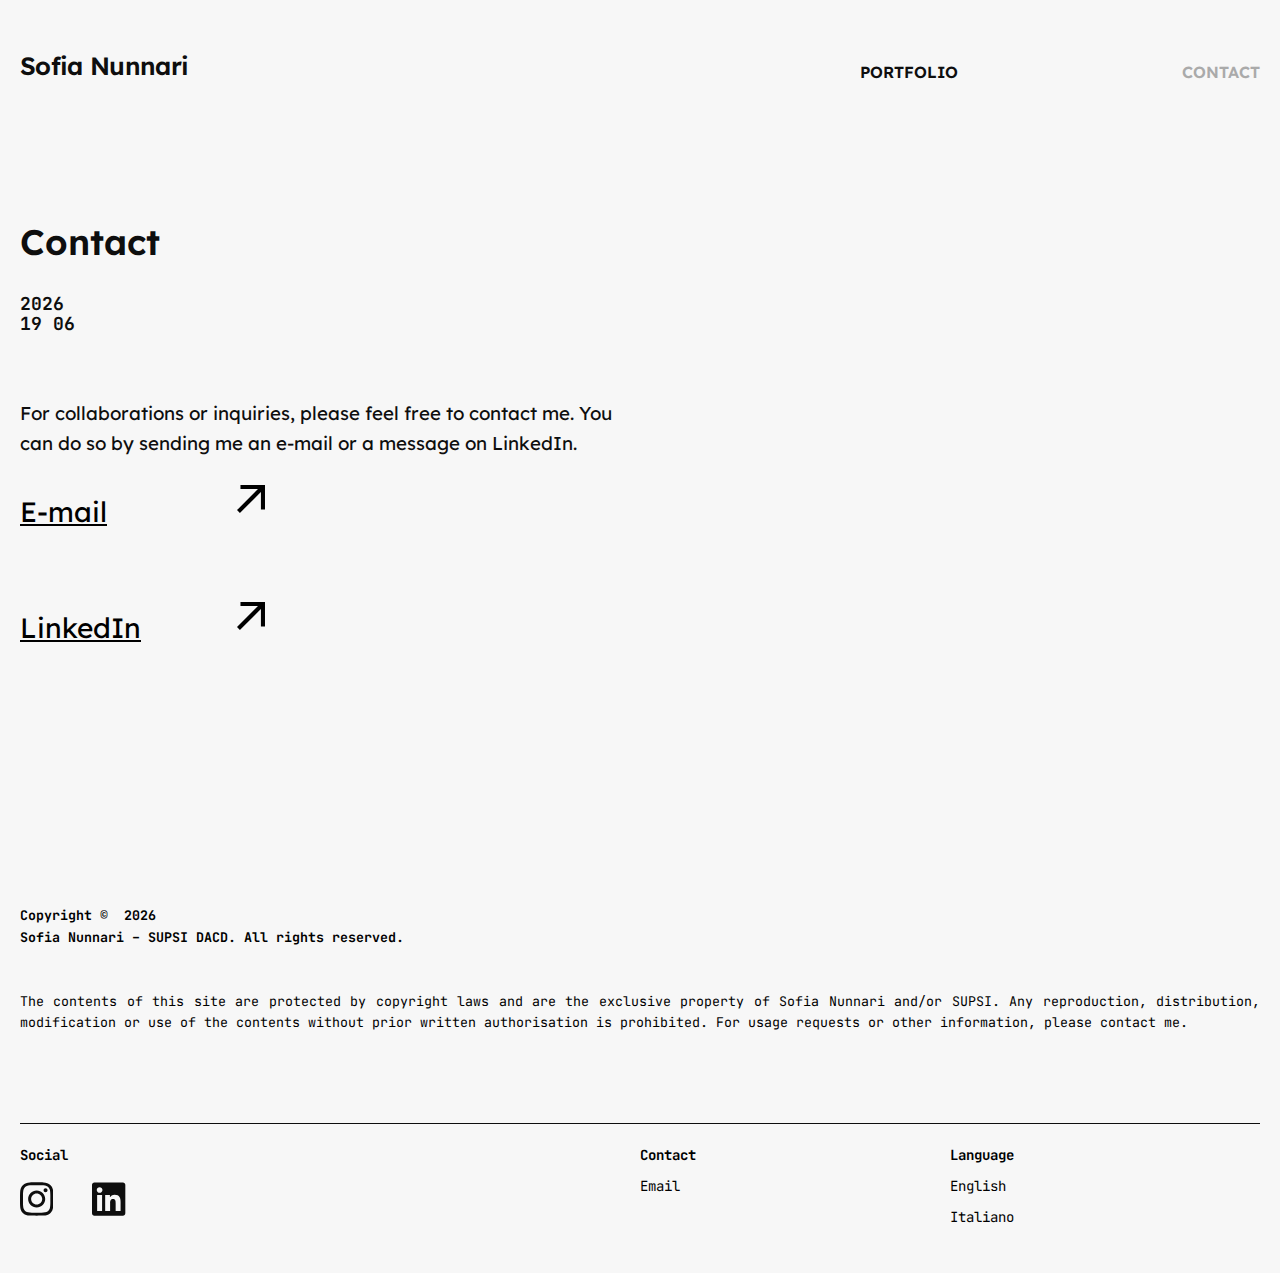
<file: contact.html>
<!DOCTYPE html>
<html lang="en">

<head>
    <title>Sofia Nunnari - Contacts</title>
    <meta charset="UTF-8">
    <link rel="shortcut icon" type="image/png" href="favicon.png">
    <link rel="apple-touch-icon" sizes="180x180" href="apple-touch-icon.png">
    <meta name="description" content="Sofia Nunnari - Naris design portfolio. Page of contacts information">
    <meta name="keywords"
        content="Portfolio, Sofia Nunnari, Naris design, visual communication, comunicazione visiva, media interaction, graphic design, progettazione grafica, digital media, multimedia design, web design, UI/UX design, branding, design grafico, interazione multimediale">
    <meta name="author" content="Sofia Nunnari">
    <meta name="viewport"
        content="width=device-width, initial-scale=1.0, minimum-scale=1.0, maximum-scale=1.0, user-scalable=no">
    <meta name="robots" content="all">
    <meta name="copyright" content="© 2024 Sofia Nunnari. All rights reserved.">

    <link href="src/style.css" rel="stylesheet" />
    <link rel="preconnect" href="https://fonts.googleapis.com">
    <link rel="preconnect" href="https://fonts.gstatic.com" crossorigin>
    <link rel="preconnect" href="https://fonts.googleapis.com">
    <link rel="preconnect" href="https://fonts.gstatic.com" crossorigin>
    <link href="https://fonts.googleapis.com/css2?family=JetBrains+Mono:ital,wght@0,100..800;1,100..800&display=swap"
        rel="stylesheet">
    <link href="https://fonts.googleapis.com/css2?family=Lexend:wght@100..900&display=swap" rel="stylesheet">
</head>

<body>
    <nav class="grid-nav">
        <h5><a title="homepage" href="index.html" onclick="showPage('homepage')">Sofia Nunnari</a></h5>
        <div style="width: 100%;"></div>
        <div class="menu">
            <div id="portfolio-text"><a href="index.html" class="menu-text active"
                    style="float: inline-start; padding: 0;">Portfolio</a>
            </div>
            <div id="contact">
                <a href="contact.html" class="menu-text" style="float: inline-end;">Contact</a>
            </div>
        </div>

    </nav>
    <section id="pr">
        <h2 id="projects_header" style="margin-bottom: 2%;">Contact</h2>
        <div>
            <!-- <p class="didascalia" id="dove">Based in Ticino - Swiss<br></p> -->
            <p class="didascalia" id="year" style="margin-top:2%">year</p>
            <p class="didascalia" id="clock" style="margin-top:0">hour</p>
        </div>
    </section>
    <div class="box1">
        <section class="box-c">
            <p class="text" id="description" style="padding: 0; width: 100%; margin-bottom: 5%;">For collaborations or
                inquiries, please feel free to contact me. You can do so by sending me an e-mail or a message on
                LinkedIn.</p>

            <a href="mailto:naris.design@outlook.com" class="link2">E-mail <img src="src/arrow-oblique.svg"
                    class="arrow-oblique">
                <p class="tl">
                </p>
            </a>
            <a href="http://linkedin.com/in/sofia-nunnari-636b66199" class="link2">LinkedIn
                <img src="src/arrow-oblique.svg" class="arrow-oblique">
                <p class="tl">
                </p>
            </a>

        </section>

    </div>

    <section class="copyright">
        <b>
            <p style="margin: 0; float: left;"> Copyright &copy &nbsp</p>
            <p id="year2" style="margin: 0; float: left;"> year </p> <br>
            <p style="margin: 0; float: left;">Sofia Nunnari – SUPSI DACD. All rights reserved.</p>
        </b><br>
        <p id="copyright"><br><br>The contents of this site are protected by copyright laws and
            are the exclusive property of Sofia Nunnari and&#47;or SUPSI. Any reproduction, distribution,
            modification or use of the contents without prior written authorisation is prohibited. For usage
            requests or other information, please contact me.</p>
    </section>
    <footer>
        <ul style="float: left; padding: 0;">
            <li><b>Social</b></li>

            <li style="margin-top: 20px;">
                <a style="margin-right: 10%;" href="https://www.instagram.com/naris_design_?igsh=MTJtdXRuYzdreHA0MA==" title="Instgram">
                    <svg class="svg-icon" xmlns="http://www.w3.org/2000/svg"
                        viewBox="0 0 448 512"><!--!Font Awesome Free 6.5.2 by @fontawesome - https://fontawesome.com License - https://fontawesome.com/license/free Copyright 2024 Fonticons, Inc.-->
                        <path d="M224.1 141c-63.6 0-114.9 51.3-114.9 114.9s51.3 114.9 114.9 114.9S339 319.5 339 255.9 287.7 141 224.1 141zm0 189.6c-41.1 0-74.7-33.5-74.7-74.7s33.5-74.7 74.7-74.7 74.7 33.5 74.7 74.7-33.6 74.7-74.7 74.7zm146.4-194.3c0 14.9-12 26.8-26.8 26.8-14.9 0-26.8-12-26.8-26.8s12-26.8 26.8-26.8 26.8 12 26.8 26.8zm76.1 27.2c-1.7-35.9-9.9-67.7-36.2-93.9-26.2-26.2-58-34.4-93.9-36.2-37-2.1-147.9-2.1-184.9 0-35.8 1.7-67.6 9.9-93.9 36.1s-34.4 58-36.2 93.9c-2.1 37-2.1 147.9 0 184.9 1.7 35.9 9.9 67.7 36.2 93.9s58 34.4 93.9 36.2c37 2.1 147.9 2.1 184.9 0 35.9-1.7 67.7-9.9 93.9-36.2 26.2-26.2 34.4-58 36.2-93.9 2.1-37 2.1-147.8 0-184.8zM398.8 388c-7.8 19.6-22.9 34.7-42.6 42.6-29.5 11.7-99.5 9-132.1 9s-102.7 2.6-132.1-9c-19.6-7.8-34.7-22.9-42.6-42.6-11.7-29.5-9-99.5-9-132.1s-2.6-102.7 9-132.1c7.8-19.6 22.9-34.7 42.6-42.6 29.5-11.7 99.5-9 132.1-9s102.7-2.6 132.1 9c19.6 7.8 34.7 22.9 42.6 42.6 11.7 29.5 9 99.5 9 132.1s2.7 102.7-9 132.1z" />
                    </svg>
                </a>
                <a title="linkedin" href="http://linkedin.com/in/sofia-nunnari-636b66199">
                    <svg class="svg-icon" xmlns="http://www.w3.org/2000/svg"
                        viewBox="0 0 448 512"><!--!Font Awesome Free 6.5.2 by @fontawesome - https://fontawesome.com License - https://fontawesome.com/license/free Copyright 2024 Fonticons, Inc.-->
                        <path d="M416 32H31.9C14.3 32 0 46.5 0 64.3v383.4C0 465.5 14.3 480 31.9 480H416c17.6 0 32-14.5 32-32.3V64.3c0-17.8-14.4-32.3-32-32.3zM135.4 416H69V202.2h66.5V416zm-33.2-243c-21.3 0-38.5-17.3-38.5-38.5S80.9 96 102.2 96c21.2 0 38.5 17.3 38.5 38.5 0 21.3-17.2 38.5-38.5 38.5zm282.1 243h-66.4V312c0-24.8-.5-56.7-34.5-56.7-34.6 0-39.9 27-39.9 54.9V416h-66.4V202.2h63.7v29.2h.9c8.9-16.8 30.6-34.5 62.9-34.5 67.2 0 79.7 44.3 79.7 101.9V416z" />
                    </svg>
                </a>
        </ul>
        <ul class="display"></ul>
        <ul style="float: left;">
            <li id="contact"><b id="contact">Contact</b></li>
            <li><a title="Email" href="mailto:naris.design@outlook.com">Email</a></li>

        </ul>

        <ul style="float: left; padding: 0;">
            <li><b id="language">Language</b></li>
            <a href="#">
                <li title="English" onclick="cambiaLingua('english')">English</li>
            </a>
            <a href="#">
                <li title="italiano" onclick="cambiaLingua('italian')">Italiano</li>
            </a>
        </ul>
    </footer>

    <script>
        // Definisci un oggetto per le traduzioni
        var translations = {
            "english": {
                "copyright": "<br><br>The contents of this site are protected by copyright laws and are the exclusive property of Sofia Nunnari and&#47;or SUPSI. Any reproduction, distribution, modification or use of the contents without prior written authorisation is prohibited. For usage requests or other information, please contact me.",
                "description": "For collaborations or inquiries, please feel free to contact me. You can do so by sending me an e-mail or a message on LinkedIn.",
                "projects_header": "Contact"
            },
            "italian": {
                "copyright": "<br><br>I contenuti di questo sito, sono protetti dalle leggi sul copyright e sono di proprietà esclusiva di Sofia Nunnari e&#47;o SUPSI. È vietata qualsiasi riproduzione, distribuzione, modifica, o utilizzo dei contenuti senza previa autorizzazione scritta. Per richieste di utilizzo o altre informazioni, si prega di contattarmi.",
                "description": "Per collaborazioni o richieste di informazioni, non esitate a contattarmi. Potete farlo inviandomi un'e-mail o un messaggio su LinkedIn.",
                "projects_header": "Contatti"
            }
        };

        // Funzione per cambiare la lingua
        function cambiaLingua(lingua) {
            console.log("Lingua cambiata:", lingua);
            // Ottieni tutti gli elementi che devono essere tradotti
            var elements = document.querySelectorAll('[id^="description"],[id^="projects_header"], [id^="language"], [id^="copyright"], footer ul:not(:first-child) li');

            // Memorizza la posizione corrente dello schermo
            var currentScroll = window.pageYOffset || document.documentElement.scrollTop || document.body.scrollTop || 0;

            // Per ogni elemento, cambia il testo in base alla lingua selezionata
            elements.forEach(function (element) {
                var key = element.id;
                if (translations[lingua][key]) {
                    // Verifica se il testo deve essere interpretato come HTML
                    var isHTML = translations[lingua][key].indexOf("<") !== -1;
                    if (isHTML) {
                        element.innerHTML = translations[lingua][key];
                    } else {
                        element.textContent = translations[lingua][key];
                    }
                }
            });

            // Cambia l'attributo lang del tag html
            document.documentElement.lang = lingua === 'italian' ? 'it' : 'en';

            // Scorri verso l'alto della pagina
            window.scrollTo(0, 0);
        }
    </script>

    <script>
        // Funzione per aggiornare l'ora
        function updateTime() {
            // Ottieni l'elemento del DOM che mostra l'ora
            var clock = document.getElementById('clock');

            // Ottieni l'ora corrente
            var now = new Date();
            var hours = now.getHours();
            var minutes = now.getMinutes();
            var seconds = now.getSeconds();

            // Formatta le ore e i minuti nel formato 24 ore
            var formattedHours = hours < 10 ? '0' + hours : hours;
            var formattedMinutes = minutes < 10 ? '0' + minutes : minutes;

            // Determina se i due punti devono essere visibili o no
            var separator = seconds % 2 === 0 ? ':' : ' ';

            // Aggiorna il contenuto dell'elemento del clock con l'ora corrente
            clock.textContent = formattedHours + separator + formattedMinutes;
        }

        // Chiama updateTime ogni secondo per aggiornare l'orologio
        setInterval(updateTime, 1000);

        // Inizializza l'orologio all'avvio
        updateTime();

        // Funzione per aggiornare l'anno
        function updateYear() {
            // Ottieni l'elemento del DOM che mostra l'anno
            var yearElement = document.getElementById('year');

            // Ottieni l'anno corrente
            var now = new Date();
            var year = now.getFullYear();

            // Aggiorna il contenuto dell'elemento con l'anno corrente
            yearElement.textContent = year;
        }

        function updateYear2() {
            // Ottieni l'elemento del DOM che mostra l'anno
            var year2Element = document.getElementById('year2');

            // Ottieni l'anno corrente
            var now = new Date();
            var year = now.getFullYear();

            // Aggiorna il contenuto dell'elemento con l'anno corrente
            year2Element.textContent = year;
        }

        // Chiama updateYear all'avvio per inizializzare l'anno
        updateYear();
        updateYear2();
    </script>

</body>

</html>
</file>
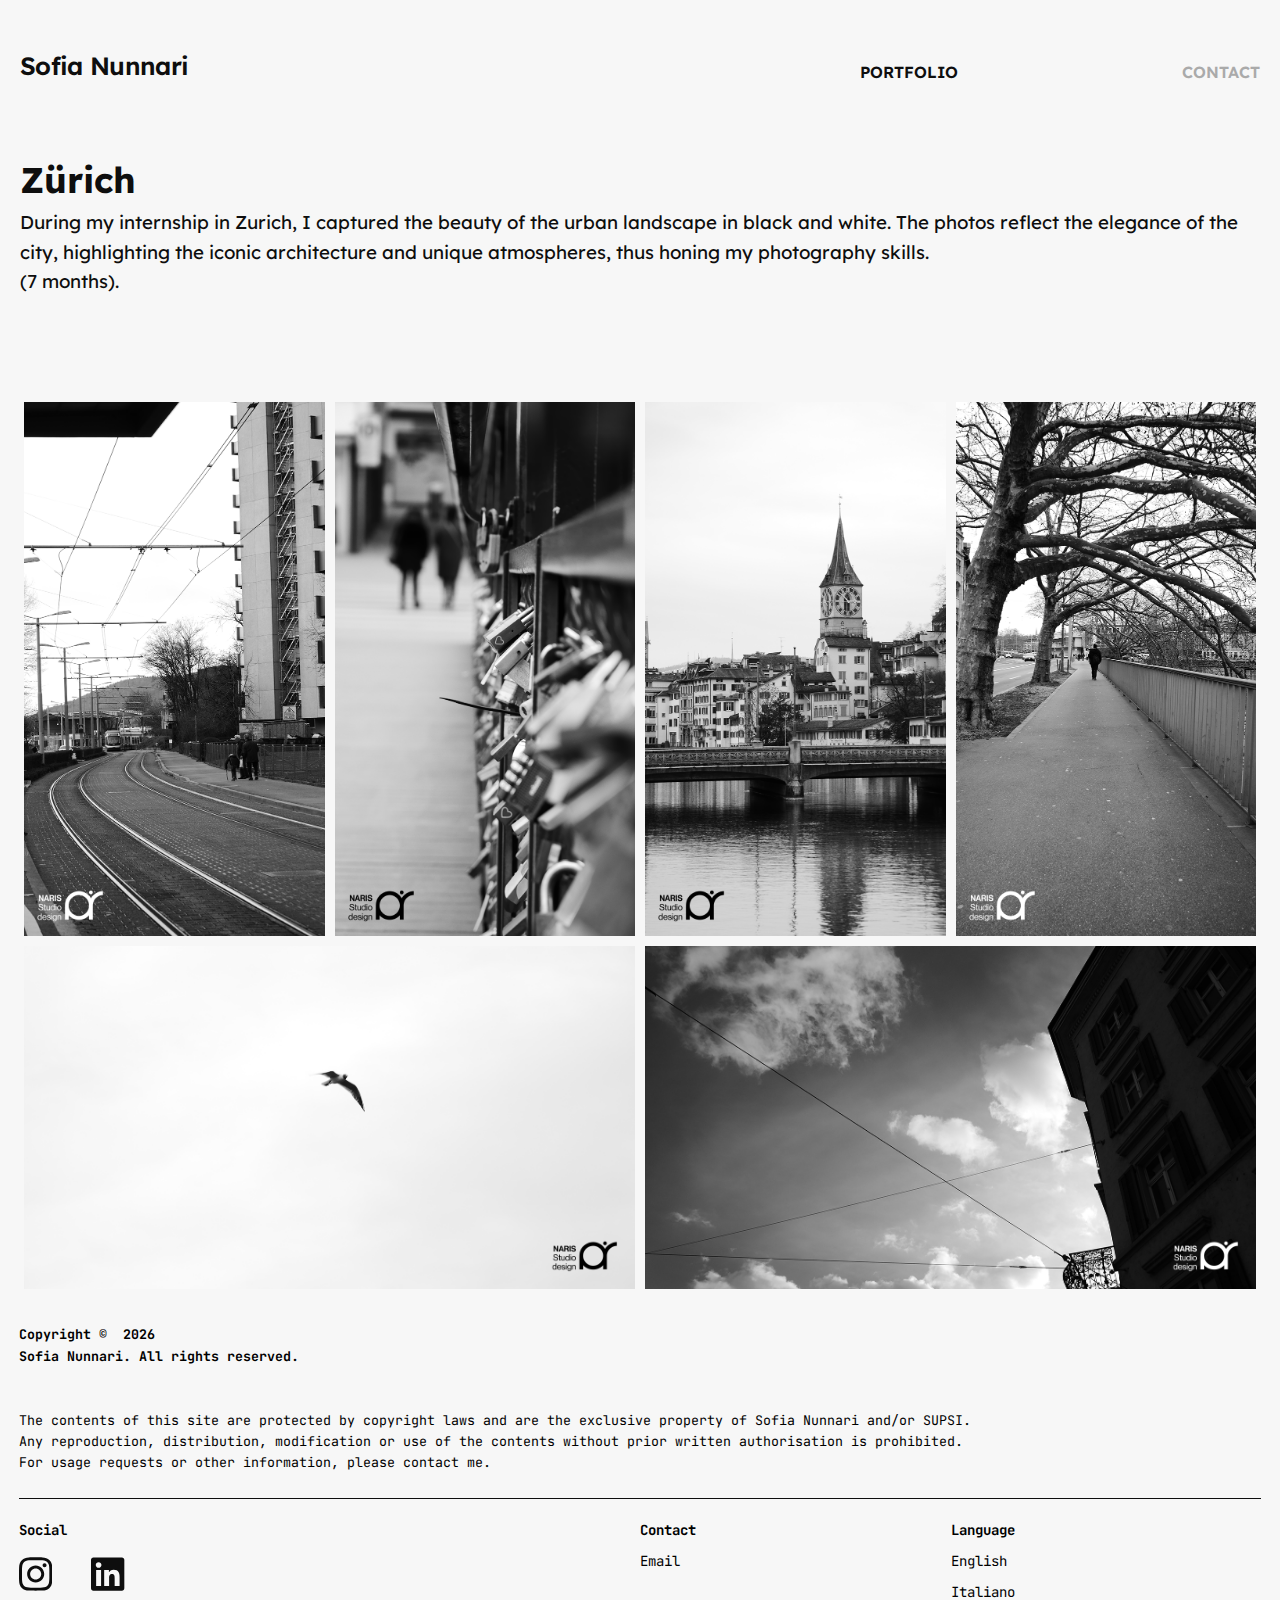
<file: PV1.html>
<!DOCTYPE html>
<html lang="en">

<head>
    <title>Sofia Nunnari - Project Zurich Photos</title>
    <meta charset="UTF-8">
    <link rel="shortcut icon" type="image/png" href="favicon.png">
    <link rel="apple-touch-icon" sizes="180x180" href="apple-touch-icon.png">
    <meta name="description"
        content="Sofia Nunnari - Naris design portfolio. This is a teaching project from the creative coding course in the second semester of the second year">
    <meta name="keywords"
        content="Portfolio, Sofia Nunnari, Naris design, visual communication, comunicazione visiva, media interaction, graphic design, progettazione grafica, digital media, multimedia design, web design, UI/UX design, branding, design grafico, interazione multimediale">
    <meta name="author" content="Sofia Nunnari">
    <meta name="viewport"
        content="width=device-width, initial-scale=1.0, minimum-scale=1.0, maximum-scale=1.0, user-scalable=no">
    <meta name="copyright" content="© 2024 Sofia Nunnari. All rights reserved.">

    <link href="src/style.css" rel="stylesheet" />
    <link rel="preconnect" href="https://fonts.googleapis.com">
    <link rel="preconnect" href="https://fonts.gstatic.com" crossorigin>
    <link rel="preconnect" href="https://fonts.googleapis.com">
    <link rel="preconnect" href="https://fonts.gstatic.com" crossorigin>
    <link href="https://fonts.googleapis.com/css2?family=JetBrains+Mono:ital,wght@0,100..800;1,100..800&display=swap"
        rel="stylesheet">
    <link href="https://fonts.googleapis.com/css2?family=Lexend:wght@100..900&display=swap" rel="stylesheet">
</head>

<body>
    <nav class="grid-nav">
        <h5><a title="homepage" href="index.html" onclick="showPage('homepage')">Sofia Nunnari</a></h5>
        <div style="width: 100%;"></div>
        <div class="menu">
            <div id="portfolio-text"><a href="index.html" class="menu-text active"
                    style="float: inline-start; padding: 0;">Portfolio</a>
            </div>
            <div id="contact">
                <a href="contact.html" class="menu-text" style="float: inline-end;">Contact</a>
            </div>
        </div>

    </nav>
    <div>
        <section class="box-c">
            <div>
                <h2 id="projects_header" style="padding: 0; width: 75%; font-weight: bold;">Zürich
                </h2>
            </div>
            <div>
                <p class="textD" id="description" style="padding: 0;">During my internship in Zurich, I captured the
                    beauty of the urban landscape in black and white. The photos reflect the elegance of the city,
                    highlighting the iconic architecture and unique atmospheres, thus honing my photography skills.<br>
                    &#40;7 months&#41;.
                </p>
            </div>
        </section>

    </div>
    <section class="grid--main" id="GalleryPhoto">
        <img class="imageA" alt="" src="src/IMG/Photo-Video/Zurigo/Bandliweg.png">
        <img class="imageA" alt="" src="src/IMG/Photo-Video/Zurigo/Luchetti.png">
        <img class="imageA" alt="" src="src/IMG/Photo-Video/Zurigo/Zurich-tower.png">
        <img class="imageA" alt="" src="src/IMG/Photo-Video/Zurigo/Zurich_way.png">
        <img class="imageB" alt="" src="src/IMG/Photo-Video/Zurigo/Gabbiano.png">
        <img class="imageB" alt="" src="src/IMG/Photo-Video/Zurigo/Zurich.png">
        <section class="copyright">
            <b>
                <p style="margin: 0; float: left;"> Copyright &copy &nbsp</p>
                <p id="year" style="margin: 0; float: left;"> year </p> <br>
                <p style="margin: 0; float: left;">Sofia Nunnari. All rights reserved.</p>
            </b><br>
            <p id="copyright" style="font-size: 10pt;"><br><br>The contents of this site are protected by copyright laws
                and
                are the exclusive property of Sofia Nunnari and&#47;or SUPSI. <br>Any reproduction, distribution,
                modification or use of the contents without prior written authorisation is prohibited. <br>For usage
                requests or other information, please contact me.</p>
        </section>
        <footer>
            <ul style="float: left; padding: 0;">
                <li><b>Social</b></li>
    
                <li style="margin-top: 20px;">
                    <a style="margin-right: 10%;" href="https://www.instagram.com/naris_design_?igsh=MTJtdXRuYzdreHA0MA==" title="Instgram">
                        <svg class="svg-icon" xmlns="http://www.w3.org/2000/svg"
                            viewBox="0 0 448 512"><!--!Font Awesome Free 6.5.2 by @fontawesome - https://fontawesome.com License - https://fontawesome.com/license/free Copyright 2024 Fonticons, Inc.-->
                            <path d="M224.1 141c-63.6 0-114.9 51.3-114.9 114.9s51.3 114.9 114.9 114.9S339 319.5 339 255.9 287.7 141 224.1 141zm0 189.6c-41.1 0-74.7-33.5-74.7-74.7s33.5-74.7 74.7-74.7 74.7 33.5 74.7 74.7-33.6 74.7-74.7 74.7zm146.4-194.3c0 14.9-12 26.8-26.8 26.8-14.9 0-26.8-12-26.8-26.8s12-26.8 26.8-26.8 26.8 12 26.8 26.8zm76.1 27.2c-1.7-35.9-9.9-67.7-36.2-93.9-26.2-26.2-58-34.4-93.9-36.2-37-2.1-147.9-2.1-184.9 0-35.8 1.7-67.6 9.9-93.9 36.1s-34.4 58-36.2 93.9c-2.1 37-2.1 147.9 0 184.9 1.7 35.9 9.9 67.7 36.2 93.9s58 34.4 93.9 36.2c37 2.1 147.9 2.1 184.9 0 35.9-1.7 67.7-9.9 93.9-36.2 26.2-26.2 34.4-58 36.2-93.9 2.1-37 2.1-147.8 0-184.8zM398.8 388c-7.8 19.6-22.9 34.7-42.6 42.6-29.5 11.7-99.5 9-132.1 9s-102.7 2.6-132.1-9c-19.6-7.8-34.7-22.9-42.6-42.6-11.7-29.5-9-99.5-9-132.1s-2.6-102.7 9-132.1c7.8-19.6 22.9-34.7 42.6-42.6 29.5-11.7 99.5-9 132.1-9s102.7-2.6 132.1 9c19.6 7.8 34.7 22.9 42.6 42.6 11.7 29.5 9 99.5 9 132.1s2.7 102.7-9 132.1z" />
                        </svg>
                    </a>
                    <a title="linkedin" href="http://linkedin.com/in/sofia-nunnari-636b66199">
                        <svg class="svg-icon" xmlns="http://www.w3.org/2000/svg"
                            viewBox="0 0 448 512"><!--!Font Awesome Free 6.5.2 by @fontawesome - https://fontawesome.com License - https://fontawesome.com/license/free Copyright 2024 Fonticons, Inc.-->
                            <path d="M416 32H31.9C14.3 32 0 46.5 0 64.3v383.4C0 465.5 14.3 480 31.9 480H416c17.6 0 32-14.5 32-32.3V64.3c0-17.8-14.4-32.3-32-32.3zM135.4 416H69V202.2h66.5V416zm-33.2-243c-21.3 0-38.5-17.3-38.5-38.5S80.9 96 102.2 96c21.2 0 38.5 17.3 38.5 38.5 0 21.3-17.2 38.5-38.5 38.5zm282.1 243h-66.4V312c0-24.8-.5-56.7-34.5-56.7-34.6 0-39.9 27-39.9 54.9V416h-66.4V202.2h63.7v29.2h.9c8.9-16.8 30.6-34.5 62.9-34.5 67.2 0 79.7 44.3 79.7 101.9V416z" />
                        </svg>
                    </a>
            </ul>
            <ul class="display"></ul>
            <ul style="float: left;">
                <li id="contact"><b id="contact">Contact</b></li>
                <li><a title="Email" href="mailto:naris.design@outlook.com">Email</a></li>
    
            </ul>
    
            <ul style="float: left; padding: 0;">
                <li><b id="language">Language</b></li>
                <a href="#">
                    <li title="English" onclick="cambiaLingua('english')">English</li>
                </a>
                <a href="#">
                    <li title="italiano" onclick="cambiaLingua('italian')">Italiano</li>
                </a>
            </ul>
        </footer>

        <script>
            // Definisci un oggetto per le traduzioni
            var translations = {
                "english": {
                    "description": "During my internship in Zurich, I captured the beauty of the urban landscape in black and white. The photos reflect the elegance of the city, highlighting the iconic architecture and unique atmospheres, thus honing my photography skills.",
                    "projects_header": "Zürich",
                    "contact": "<b>Contact</b>",
                    "language": "Language",
                    "lm": "Learn more ->",
                    "copyright": "<br><br>The contents of this site are protected by copyright laws and are the exclusive property of Sofia Nunnari and&#47;or SUPSI. Any reproduction, distribution, modification or use of the contents without prior written authorisation is prohibited. For usage requests or other information, please contact me."
                },

                "italian": {
                    "description": "Durante il mio stage a Zurigo, ho catturato la bellezza del paesaggio urbano in bianco e nero. Le foto riflettono l'eleganza della città, mettendo in risalto l'architettura iconica e le atmosfere uniche, affinando così le mie competenze fotografiche.",
                    "projects_header": "Zurigo",
                    "contact": "<b>Contatto<b>",
                    "language": "Lingua",
                    "lm": "Maggiori info ->",
                    "copyright": "<br><br>I contenuti di questo sito, sono protetti dalle leggi sul copyright e sono di proprietà esclusiva di Sofia Nunnari e&#47;o SUPSI. È vietata qualsiasi riproduzione, distribuzione, modifica, o utilizzo dei contenuti senza previa autorizzazione scritta. Per richieste di utilizzo o altre informazioni, si prega di contattarmi."
                }
            };

            // Funzione per cambiare la lingua
            function cambiaLingua(lingua) {
                console.log("Lingua cambiata:", lingua);
                // Ottieni tutti gli elementi che devono essere tradotti
                var elements = document.querySelectorAll('[id^="description"],[id^="didattico"], [id^="d"], [id^="lm"], [id^="avviso_text"], [id^="about_header"], [id^="about_text"], [id^="projects_header"], [id^="language"],[id^="copyright"], footer ul:not(:first-child) li');

                // Memorizza la posizione corrente dello schermo
                var currentScroll = window.pageYOffset || document.documentElement.scrollTop || document.body.scrollTop || 0;

                // Per ogni elemento, cambia il testo in base alla lingua selezionata
                elements.forEach(function (element) {
                    var key = element.id;
                    if (translations[lingua][key]) {
                        // Verifica se il testo deve essere interpretato come HTML
                        var isHTML = translations[lingua][key].indexOf("<") !== -1;
                        if (isHTML) {
                            element.innerHTML = translations[lingua][key];
                        } else {
                            element.textContent = translations[lingua][key];
                        }
                    }
                });

                // Cambia l'attributo lang del tag html
                document.documentElement.lang = lingua === 'italian' ? 'it' : 'en';

                // Scorri verso l'alto della pagina
                window.scrollTo(0, 0);
            }
        </script>

        <script>
            function updateYear() {
                // Ottieni l'elemento del DOM che mostra l'anno
                var yearElement = document.getElementById('year');

                // Ottieni l'anno corrente
                var now = new Date();
                var year = now.getFullYear();

                // Aggiorna il contenuto dell'elemento con l'anno corrente
                yearElement.textContent = year;
            }
            // Chiama updateYear all'avvio per inizializzare l'anno
            updateYear();
        </script>

<script>
    document.addEventListener('DOMContentLoaded', function () {
        // Funzione per creare la modale e visualizzarla
        function createModal(src) {
            // Crea la modale se non esiste già
            var modal = document.getElementById('myModal');
            if (!modal) {
                modal = document.createElement('div');
                modal.id = 'myModal';
                modal.style.position = 'fixed';
                modal.style.zIndex = '1000';
                modal.style.left = '0';
                modal.style.top = '0';
                modal.style.width = '100%';
                modal.style.height = '100%';
                modal.style.overflow = 'auto';
                modal.style.backgroundColor = 'rgba(0, 0, 0, 0.9)';
                modal.style.display = 'none';
                modal.style.justifyContent = 'center';
                modal.style.alignItems = 'center';

                var modalContent = document.createElement('div');
                modalContent.style.display = 'block';
                modalContent.style.width = '96%';
                modalContent.style.maxWidth = '700px';
                modalContent.style.margin = 'auto';

                var img = document.createElement('img');
                img.style.width = '100%';

                var span = document.createElement('span');
                span.innerHTML = '&times;';
                span.style.position = 'absolute';
                span.style.top = '20px';
                span.style.right = '35px';
                span.style.color = '#fff';
                span.style.fontSize = '40px';
                span.style.fontWeight = 'bold';
                span.style.cursor = 'pointer';

                span.addEventListener('click', function () {
                    modal.style.display = 'none';
                });

                modal.addEventListener('click', function (e) {
                    if (e.target === modal) {
                        modal.style.display = 'none';
                    }
                });

                modalContent.appendChild(img);
                modalContent.appendChild(span);
                modal.appendChild(modalContent);
                document.body.appendChild(modal);
            }

            // Setta l'immagine corrente nella modale
            modal.querySelector('img').src = src;
            modal.style.display = 'flex'; // Mostra la modale
        }

        // Aggiungi event listener a tutte le immagini con la classe '.imageowerview'
        var images = document.querySelectorAll('.imageA');
        images.forEach(function (image) {
            image.addEventListener('click', function () {
                createModal(image.src); // Apre la modale con l'immagine cliccata
            });
        });
        var images = document.querySelectorAll('.imageB');
        images.forEach(function (image) {
            image.addEventListener('click', function () {
                createModal(image.src); // Apre la modale con l'immagine cliccata
            });
        });
    });


</script>
</body>

</html>
</file>
<file: src/style.css>
.article {
    background-color: #fff;
    border: 1px solid #ddd;
    border-radius: 20px;
    overflow: hidden;
    transition: transform 0.3s, box-shadow 0.3s;
    padding: 2%;
    margin-bottom: 6%;
}

@media (min-width: 320px) {
    .article {
        border-radius: 22px;
        padding: 4%;
    }
}

.svg-icon {
    fill: #0E0E0E;
    width: 25pt;
    transition: fill 0.3s ease-in-out; /
}
.svg-icon:hover {
    fill: #0762C8;
}
a {
    text-decoration: none;
    color: #0E0E0E;
    display: flex;
    flex-direction: column;
    justify-content: space-between;
}

@import url("https://fonts.googleapis.com/css?family=Roboto:400,700");
@import url('https://fonts.googleapis.com/css2?family=JetBrains+Mono:ital,wght@0,100..800;1,100..800&display=swap');


.gallery {
    display: grid;
    grid-template-columns: repeat(auto-fill, minmax(300px, 1fr));
    gap: 20px;
    /* padding: 20px; */
}

.gallery__item {
    background-color: #fff;
    border: 1px solid #ddd;
    border-radius: 8px;
    overflow: hidden;
    transition: transform 0.3s, box-shadow 0.3s;

    display: flex;
    height: 100%;
    flex-direction: column;
    justify-content: space-between;
}

.gallery__item:hover {
    transform: translateY(-10px);
    box-shadow: 0 10px 20px rgba(0, 0, 0, 0.1);
}

.gallery__img {
    width: 100%;
    height: auto;
    display: block;
}

.titlecategory,
.date,
.lm {
    padding: 10px;
    /* text-align: left; */
    float: initial;
}

.grid-section {
    display: grid;
    grid-template-columns: repeat(auto-fill, minmax(280px, 1fr));
    gap: 20px;
}

.grid-section .text {
    grid-column: span 2;
}

@import url('https://fonts.googleapis.com/css2?family=JetBrains+Mono:ital,wght@0,100..800;1,100..800&display=swap');

/* inizio CSS generale */
*,
*:before,
*:after {
    box-sizing: border-box;
    -webkit-user-select: none;
    -moz-user-select: none;
    user-select: none
}

body {
    color: #000;
    font-family: "Roboto", sans-serif;
    font-size: 14pt;
    font-weight: 400;
    line-height: 1.6;
}

.container {
    width: 100%;
    margin: 2rem auto;
}

.gallery__item {
    transition: opacity 0.5s, transform 0.5s;
}

.gallery__item.hidden {
    opacity: 0;
    transform: scale(0.8);
}

.filter-buttons {
    margin-bottom: 4%;
}

.filter-btn {
    margin: 1% auto;
    padding: 10px 20px;
    background-color: #e6e6e6;
    border: none;
    cursor: pointer;
    font-size: 14pt;
    transition: background-color 0.3s;
}

.filter-btn:hover {
    background-color: #0E0E0E;
    color: #f7f7f7;
}

.filter-btn.active {
    background-color: #0762C8;
    color: white;
}

.gallery__item:hover .titlecategory {
    color: #0762C8;
    transition: color 0.3s ease;
}

.gallery__item:hover .date {
    color: #0762C8;
    transition: color 0.3s ease;
}

.gallery__item:hover .lm {
    color: #0762C8;
    transition: color 0.3s ease;
}

/* Esempio di animazione fade-in */
.fade-in {
    opacity: 0;
    transition: opacity 0.5s ease;
}

.fade-in.active {
    opacity: 1;
}

.griglia {
    display: grid;
    grid-template-columns: repeat(auto-fill, minmax(200px, 1fr));
    gap: 20px;
    /* padding: 20px; */
}

.title {
    grid-column: span 5;
}

.desc {
    grid-column: span 1;
}

.didascalia {
    grid-column: span 1;
}

#my-photo {
    grid-column: span 1;
    width: 100%;
}

@media (min-width: 2560px) {
    .title {
        color: #0E0E0E;
        font-family: 'Lexend';
        font-size: 72pt;
        font-style: normal;
        font-weight: 600;
        line-height: 76pt;
        letter-spacing: -1.314px;
        width: auto;
        margin-bottom: 2%;
    }
}

@media (min-width: 320px) {
    .griglia {
        display: grid;
        grid-template-columns: repeat(auto-fill, minmax(160px, 1fr));
        gap: 20px;
    }

    .griglia h2 {
        grid-column: span 2;
    }

    .griglia .text {
        grid-column: span 2;
    }

    .title {
        grid-column: span 2;
    }

    .desc {
        grid-column: span 2;
    }

    .didascalia {
        grid-column: span 1;
        margin: 0;
    }

    p .didascalia {
        margin: 0px;
    }

    #my-photo {
        grid-column: span 2;
        width: 100%;
    }
    .svg-icon {
        width: 15pt;
    }
}


@media (min-width: 425px) {
    .griglia {
        display: grid;
        grid-template-columns: repeat(auto-fill, minmax(270px, 1fr));
        gap: 20px;
    }

    .title {
        grid-column: span 2;
    }

    .desc {
        grid-column: span 2;
    }

    .didascalia {
        grid-column: span 1;
        margin: 0;
    }

    p .didascalia {
        margin: 0px;
    }

    #my-photo {
        grid-column: span 2;
        width: 100%;
    }
}

@media (min-width: 760px) {
    #my-photo {
        grid-column: span 1;
        width: 100%;
    }

    .griglia h2 {
        grid-column: span 1;
    }

    .griglia .text {
        grid-column: span 2;
    }
}

@media (min-width: 1024px) {
    .griglia {
        display: grid;
        grid-template-columns: repeat(auto-fill, minmax(300px, 1fr));
        gap: 20px;
        /* padding: 20px; */
    }

    .griglia .text {
        grid-column: span 2;
    }

    .title {
        grid-column: span 3;
    }

    .desc {
        grid-column: span 1;
    }

    .didascalia {
        grid-column: span 1;
    }

    #my-photo {
        grid-column: span 1;
        width: 100%;
    }
}

@media (min-width: 1440px) {
    .griglia {
        display: grid;
        grid-template-columns: repeat(auto-fill, minmax(300px, 1fr));
        gap: 20px;
        /* padding: 20px; */
    }

    .griglia .text {
        grid-column: span 2;
    }

    .title {
        grid-column: span 5;
    }

    .desc {
        grid-column: span 1;
    }

    .didascalia {
        grid-column: span 1;
    }

    #my-photo {
        grid-column: span 1;
        width: 100%;
    }
}

@media (min-width: 1795px) {
    .griglia {
        display: grid;
        grid-template-columns: repeat(auto-fill, minmax(400px, 1fr));
        gap: 20px;
        /* padding: 20px; */
    }

    .title {
        grid-column: span 6;
    }

    .desc {
        grid-column: span 1;
    }

    .didascalia {
        grid-column: span 1;
    }

    #my-photo {
        grid-column: span 1;
        width: 100%;
    }
}


.box1 {
    width: 50%;
}

.copyright {
    font-family: 'JetBrains Mono', monospace;
    font-size: 10pt;
    width: 100%;
    float: left;
    margin: 2% 0%;
}

@media (min-width: 320px) {
    .display {
        display: none;
    }
}

@media (min-width: 425px) {
    .display {
        display: none;
    }

    @media (min-width: 1020px) {
        .display {
            display: grid;
            width: 100%;
        }
    }

}

footer {
    display: grid;
    grid-template-columns: repeat(4, 1fr);
    /* gap: 20px; */
    width: inherit;
    /* width: -webkit-fill-available; */
    height: auto;
    border-top: #0E0E0E solid 1px;
    font-family: 'JetBrains Mono', monospace;
    font-size: 10.5pt;
    margin: 0 auto;
    line-height: 0;
    /* padding: 20px 0; */
}

footer ul {
    list-style-type: none;
    padding: 0;
    margin: 0;
}

footer li {
    margin: 8% 0;
}

footer a {
    text-decoration: none;
    color: inherit;
    display: inline;
    /* line-height: 1.5; */
}

footer a:hover {
    text-decoration: underline;
}

.grid--main {
    display: flex;
    flex-wrap: wrap;
    overflow: hidden;
    visibility: visible;
    margin: 0 calc(-10px / 2);
    border-bottom: 8px solid transparent;
    border-left: calc(8px / 2) solid transparent;
    border-right: calc(8px / 2) solid transparent;
}

.left {
    float: left;
}

.right {
    float: right;
}

* {
    margin: 0
}

a {
    text-decoration: none;
    color: #0E0E0E;
}

.box-w {
    margin-bottom: 20%;
}

#pr {
    margin-top: 5%;

}

nav a:hover {
    color: #0E0E0E;
    transition: color 0.2s ease;
}

nav a.active {
    color: #0E0E0E;
}

body {
    background: #f7f7f7;

    display: flex;
    /* width: 1440px;
height: 1845px; */
    padding: 60px 20px 30px 20px;
    justify-content: center;
    align-items: flex-start;
    align-content: flex-start;
    gap: 65px 50px;
    flex-wrap: wrap;
}

ul {
    text-decoration: none;
    list-style-type: none;
}

li {
    text-decoration: none;
    list-style-type: none;
    margin: 14% 0;
}

#avviso {
    width: 100%;
    height: auto;
    flex-shrink: 0;
    border-radius: 10px;
    border: 1px solid #FFA048;
    background: #FFF5DA;
}

#avviso>p {
    color: #D06503;
    font-family: 'Lexend';
    font-size: 18px;
    font-style: normal;
    font-weight: 400;
    line-height: 24px;
    padding: 20px;
    /* 142.857% */
}

#avviso-blu {
    width: 100%;
    height: auto;
    flex-shrink: 0;
    border-radius: 10px;
    border: 1px solid #0762C8;
    background: #dae5ff;
    margin: 15% 0% 5% 0%;
}

#avviso-blu>p {
    color: #0762C8;
    font-family: 'Lexend';
    font-size: 18px;
    font-style: normal;
    font-weight: 400;
    line-height: 24px;
    padding: 20px;
    /* 142.857% */
}

.box-c {
    width: auto;
    height: auto;
    margin-bottom: 15%;

}

.titlecategory2 {
    color: #0E0E0E;
    text-align: right;
    font-family: 'Lexend';
    font-size: 24px;
    font-style: normal;
    font-weight: 500;
    line-height: 28px;
    float: left;
    margin-bottom: 5%;
}

.link {
    font-family: 'JetBrains Mono', monospace;
    font-size: 16px;
    margin: 5% 0;
    color: #0762C8;
    font-weight: 600;
}

.arrow-oblique {
    width: 21pt;
    margin: 14% 0% -2% 10%;
    text-decoration: underline;
}

.link2 {
    text-decoration-line: underline;
    font-family: 'Lexend';
    font-size: 21pt;
    font-style: normal;
    font-weight: 400;
    /* line-height: 34px; */
    text-decoration-line: underline;
}

#avviso_aggiornamento {
    width: 100%;
    height: auto;
    flex-shrink: 0;
    border-radius: 10px;
    ;
    border: 1px solid #FFA048;
    background: #FFF5DA;
}

#avviso_aggiornamento>p {
    color: #D06503;
    font-family: 'Lexend';
    font-size: 16px;
    font-style: normal;
    font-weight: 400;
    line-height: 22px;
    padding: 20px;
    /* 142.857% */
}

.accordion {
    font-size: 150%;
    cursor: pointer;
    border: none;
    text-align: left;
    outline: none;
    transition: 0.4s;
    border-bottom: 2px solid #0762C8;
    border-top: 2px solid #0762C8;
    background-color: #f7f7f7;
    padding: 4% 0;
    width: 100%;
    /* margin: -3% 0 -4% 0; */
}

.arrow {
    display: flex;
    justify-content: space-between;
    align-content: flex-end;
    transition: rotate 0.3s ease;
}

.panel {
    display: none;
    overflow: hidden;
    transition: max-height 1s ease;
    /* Aggiungi una transizione per un effetto più fluido */
    max-height: 100%;
}

.panel.active {
    max-height: 100%;
    transition: max-height 0.3s ease;
    display: block;

    /* Imposta un'altezza massima appropriata per il massimo contenuto possibile */
}

.textD {
    width: 100%;
    color: #0E0E0E;
    font-family: 'Lexend';
    font-size: 14pt;
    line-height: 1.6;
    font-style: normal;
    font-weight: 400;
    padding: 7% 40% 0 15%;
    float: left;
}

/* fine CSS generale */


@media (min-width: 320px) {
    .grid-nav {
        display: initial;
    }

    .box1 {
        width: -webkit-fill-available;
    }

    body {
        display: flex;
        padding: 60px 14px 30px 14px;
        /* flex-direction: column; */
        /* align-items: center; */
        gap: 50px;
    }


    nav {
        width: 100%;
        margin: 0px;
    }

    .accordion {
        margin: -7% 0 -11% 0;
        padding: 8% 0%;
    }

    .hamburger {
        width: 36px;
        height: 20px;
        float: right;

    }

    /* #my-photo {
        width: 80%;
        float: right;
        z-index: 2;
        margin: 0% 10% 0% 0%;
    } */

    h5 {
        color: var(--Text, #0E0E0E);
        font-family: 'Lexend';
        font-size: 12.5pt;
        font-style: normal;
        font-weight: 600;
        line-height: 12px;
        /* 54.545% */
        letter-spacing: -0.66px;
        float: left;
    }

    .title {
        color: #0E0E0E;
        font-family: 'Lexend';
        font-size: 37px;
        font-style: normal;
        font-weight: 600;
        line-height: 43px;
        /* 98.174% */
        letter-spacing: -1.314px;
    }

    .didascalia {
        width: 103px;
        /* margin-top: 10%; */

        color: #0E0E0E;
        font-family: 'JetBrains Mono', monospace;
        font-size: 14px;
        font-style: normal;
        /* font-weight: 700; */
        line-height: 16px;
        /* 114.286% */
    }

    .desc {
        color: #0E0E0E;
        font-family: 'Lexend';
        font-size: 14px;
        font-style: normal;
        font-weight: 500;
        line-height: 1.25;
        float: right;
        margin-top: 10%;
        /* 114.286% */
    }

    .gif {
        /* width: 349px; */
        height: 170px;
        flex-shrink: 0;

        background: center url(IMG/RPG.gif), #f7f7f7 0% / contain no-repeat;
        background-size: 45%;
        background-repeat: no-repeat;
        margin: 15% 0;
    }

    #pr {
        margin-top: 5%;
        width: 100%;
    }

    h2 {
        width: 100%;
        margin-bottom: 10%;
        float: left;
        color: #0E0E0E;
        font-family: 'Lexend';
        font-size: 26.75pt;
        font-style: normal;
        font-weight: 600;
        line-height: 58px;
        /* 161.111% */
    }

    .text {
        width: 100%;
        color: #0E0E0E;
        font-family: 'Lexend';
        font-size: 14pt;
        line-height: 1.6;
        font-style: normal;
        font-weight: 400;
        /* 133.333% */
    }

    .freccia {
        width: 25px;
        height: 25px;
        transform: rotate(-90deg);
        flex-shrink: 0;
        margin-top: -10%;
        float: right;
        stroke-width: 3.5px;
        stroke: #000;

    }

    .box-w {
        width: 100%;
        height: auto;
        margin-bottom: 0;
        padding-top: 10%;
        /* background: gray; */
    }

    .wt {
        margin-bottom: 14%;
    }

    .category {
        width: 103px;

        color: #0E0E0E;
        font-family: 'Lexend';
        font-size: 14px;
        font-style: normal;
        font-weight: 500;
        line-height: 12px;
        /* 100% */
        float: left;
        margin-top: 1%;
    }

    .titlecategory {
        color: #0E0E0E;
        /* text-align: right; */
        font-family: 'Lexend';
        font-size: 20.75pt;
        font-style: normal;
        font-weight: 500;
        line-height: 1.6;
        float: left;
        margin-bottom: 0;
    }

    .preview {
        width: 100%;
        height: auto;
        flex-shrink: 0;
        border-radius: 14px;
        background: #BFBFBF;
    }

    .date {
        color: #0E0E0E;
        font-family: "JetBrains Mono", monospace;
        font-optical-sizing: auto;
        ;
        font-size: 10.5pt;
        font-style: normal;
        font-weight: 500;
        /* 200% */
        float: left;
    }

    .lm {
        color: #0E0E0E;
        text-align: right;
        font-family: 'JetBrains Mono', monospace;
        font-size: 14px;
        font-style: normal;
        font-weight: 500;
        line-height: 12px;
        /* 100% */
        float: right;
        margin-top: 2%;
    }

    footer {
        width: -webkit-fill-available;
        font-size: 14px;
        margin: 5% 0 5% 0;
        grid-template-columns: repeat(3, 1fr);
    }
    footer li {
        margin-top: 30%;
    }
    ul {
        padding: 0px 15%;
    }


    .textD {
        font-size: 14pt;
        line-height: 1.6;
        padding: 7% 40% 0 15%;
    }

    .detail {
        width: 100%;
    }

    .imageowerview {
        width: 100%;
        height: auto;
        background: #BFBFBF;
        margin-bottom: 10px;
    }

    .tl {
        margin: 10% 0;
    }

    .arrow-oblique {
        width: 21pt;
        margin: -12% 0% 0% 50%;
    }

    .menu {
        font-weight: 600;
        width: 52%;
        float: right;
        vertical-align: baseline;
    }

    .menu-text {
        color: #aaaaaa;
        font-family: 'Lexend';
        font-size: 9pt;
        text-transform: uppercase;
        float: right;
        padding-left: 2%;
    }

    .video {
        width: 100%;
        margin: 0;
    }

    .imageA {
        width: 90%;
        margin: auto;
        padding: 5px 0px;
    }

    .imageB {
        width: 90%;
        margin: auto;
        padding: 5px 0px;
    }

    /* #avviso-blu {
        margin: 95% 0% 0% 0%;
    } */

    .copyright {
        font-size: 8pt;
        text-align: justify;
    }

    /* #GalleryPhoto {
        display: ruby;
    } */
}

@media (min-width: 425px) {
    body {
        display: inline-flex;
        padding: 60px 0px 30px 0px;
        flex-direction: column;
        align-items: center;
        gap: 50px;
        width: 90%;
    }

    nav {
        width: 100%;
        margin: 0px 20px 0px 20px;
    }

    .accordion {
        margin: -8% 0 -6% 0;
        padding: 8% 0%;
    }

    .hamburger {
        width: 36px;
        height: 20px;
        float: right;

    }

    /* #my-photo {
        width: 75%;
        float: none;
        z-index: 2;
        margin: 0% 0% 0% 10%;
    } */

    h5 {
        color: var(--Text, #0E0E0E);
        font-family: 'Lexend';
        font-size: 22px;
        font-style: normal;
        line-height: 1;
        /* 54.545% */
        letter-spacing: -0.66px;
        float: left;
        /* display: contents; */
        vertical-align: baseline;
    }

    .title {
        color: #0E0E0E;
        font-family: 'Lexend';
        font-size: 43.8px;
        font-style: normal;
        font-weight: 600;
        line-height: 43px;
        /* 98.174% */
        letter-spacing: -1.314px;

        width: 380px;
    }

    .didascalia {
        width: 103px;
        /* margin-top: 10%; */

        color: #0E0E0E;
        font-family: 'JetBrains Mono', monospace;
        font-size: 14px;
        font-style: normal;
        /* font-weight: 700; */
        line-height: 16px;
        /* 114.286% */
    }

    .arrow-oblique {
        margin: -8% 0% 0% 40%;
    }

    #pr {
        width: 100%;
    }

    .desc {
        color: #0E0E0E;
        font-family: 'Lexend';
        font-size: 14pt;
        font-style: normal;
        font-weight: 500;
        line-height: 1.25;
        float: right;
        margin: 0;
        /* 114.286% */
    }

    .imageowerview {
        width: 100%;
        height: auto;
        background: #BFBFBF;
        margin-bottom: 10px;
    }

    .gif {
        /* width: 349px; */
        height: 173px;
        flex-shrink: 0;

        background: center url(IMG/RPG.gif), #f7f7f7 0% / contain no-repeat;
        background-size: 45%;
        background-repeat: no-repeat;
        margin: 20% 0 20% 0;
    }

    h2 {
        width: 100%;
        margin-bottom: 10%;
        float: left;
        color: #0E0E0E;
        font-family: 'Lexend';
        font-size: 26.75pt;
        font-style: normal;
        font-weight: 600;
        line-height: 1.6;
        /* padding-left: 5%; */
    }

    .text {
        width: 100%;
        color: #0E0E0E;
        font-family: 'Lexend';
        font-size: 14pt;
        line-height: 1.6;
        font-style: normal;
        font-weight: 400;
        /* padding: 0 5%; */
    }

    .freccia {
        width: 25px;
        height: 25px;
        transform: rotate(-90deg);
        flex-shrink: 0;
        margin-top: -9%;
        margin-right: 5%;
        float: right;
        stroke-width: 3.5px;
        stroke: #000;
    }

    .box-w {
        width: -webkit-fill-available;
        height: auto;
        padding-top: 0;
    }

    .wt {
        margin-bottom: 10%;
    }

    .category {
        width: 35%;

        color: #0E0E0E;
        font-family: 'Lexend';
        font-size: 14px;
        font-style: normal;
        font-weight: 500;
        line-height: 12px;
        /* 100% */
        float: left;
        margin-top: 1%;
    }

    .titlecategory {
        color: #0E0E0E;
        /* text-align: right; */
        font-family: 'Lexend';
        font-size: 20.75pt;
        font-style: normal;
        font-weight: 500;
        line-height: 1.6;
        float: left;
        margin-bottom: 0;
    }

    .preview {
        /* width: 390px;
        height: 390px; */
        flex-shrink: 0;
        border-radius: 20px;
        background: #BFBFBF;
    }

    .date {
        color: #0E0E0E;
        font-family: 'JetBrains Mono', monospace;
        font-size: 10.5pt;
        font-style: normal;
        font-weight: 500;
        /* 200% */
        float: left;
    }

    .lm {
        color: #0E0E0E;
        text-align: right;
        font-family: 'JetBrains Mono', monospace;
        font-size: 14px;
        font-style: normal;
        font-weight: 500;
        line-height: 12px;
        /* 100% */
        float: right;
        margin-top: 2%;
    }

    ul {
        text-decoration: none;
        list-style-type: none;
        padding: 0 24%;
    }

    li {
        text-decoration: none;
        list-style-type: none;
        margin: 14% 0;
    }

    footer {
        font-size: 14px;
    }

    #avviso-blu {
        margin: 10% 0% 5% 0%;
    }

    .menu {
        font-weight: 600;
        width: 55%;
        float: right;
        vertical-align: baseline;
    }

    .menu-text {
        color: #aaaaaa;
        font-family: 'Lexend';
        font-size: 11pt;
        text-transform: uppercase;
        float: right;
        padding-left: 10%;
    }

    .copyright {
        font-size: 10pt;
    }
    .svg-icon {
        width: 25pt;
    }
}

@media (min-width: 550px) {

    .arrow-oblique {
        margin: -8% 0% 0% 30%;
    }
}

@media (min-width: 760px) {
    #avviso-blu {
        margin: 10% 0% 5% 0%;
    }

    .arrow-oblique {
        margin: -5.5% 0% 0% 20%;
    }
    footer li {
        margin-top: 15%;
    }
    /* #my-photo {
        width: 50%;
        float: none;
        z-index: 2;
        margin: 0 25%;
    } */

    .accordion {
        margin: 0% 0 -8% 0;
        padding: 6% 0%;
    }
}


@media (min-width: 900px) {

    .arrow-oblique {
        margin: -4% 0% 0% 17%;
    }
}

@media (min-width: 1020px) {

    .grid-section {
        display: grid;
        grid-template-columns: repeat(auto-fill, minmax(277px, 1fr));
        gap: 20px;
        /* Definisci altre proprietà di griglia secondo necessità */
    }

    .grid-nav {
        display: grid;
        grid-template-columns: repeat(auto-fit, minmax(150px, 1fr));
        gap: 20px;
        /* Definisci altre proprietà di griglia secondo necessità */
    }

    .box1 {
        width: 50%;
    }


    body {
        background: #f7f7f7;
        width: 100%;
        ;
        display: flex;
        /* width: 1440px;
    height: 1845px; */
        padding: 60px 20px 30px 20px;
        justify-content: center;
        align-items: flex-start;
        align-content: flex-start;
        gap: 65px 50px;
        flex-wrap: wrap;
    }

    ul {
        text-decoration: none;
        list-style-type: none;
        padding: 0 30%;
    }

    li {
        text-decoration: none;
        list-style-type: none;
        margin: 14% 0;
    }

    a {
        text-decoration: none;
        color: #0E0E0E;
        display: flex;
        flex-direction: column;
        justify-content: space-between;
        height: inherit;
        color: inherit;
    }


    nav {
        width: 100%;
        margin: 0px;
    }

    .accordion {
        margin: -3% 0 -4% 0;
        padding: 4% 0%;
    }

    .hamburger {
        width: 36px;
        height: 20px;
        float: right;

    }

    .arrow-oblique {
        margin: -8% 0% 0% 35%;
    }

    /* #my-photo {
        width: 20%;
        float: right;
        z-index: 2;
        margin: -15% 1%
    } */

    h5 {
        color: var(--Text, #0E0E0E);
        font-family: 'Lexend';
        font-size: 25px;
        font-style: normal;
        font-weight: 600;
        line-height: 12px;
        /* 54.545% */
        letter-spacing: -0.66px;
        float: left;
    }

    .title {
        color: #0E0E0E;
        font-family: 'Lexend';
        font-size: 80px;
        font-style: normal;
        font-weight: 600;
        line-height: 70px;
        letter-spacing: -1.314px;
        width: auto;
    }

    #container {
        width: 100%;
        ;
    }

    .didascalia {
        width: fit-content;
        color: #0E0E0E;
        font-family: 'JetBrains Mono', monospace;
        font-size: 18px;
        font-style: normal;
        font-weight: 700;
        line-height: 20px;
        margin: 0;
    }

    .desc {
        color: #0E0E0E;
        font-family: 'Lexend';
        font-size: 18px;
        font-style: normal;
        font-weight: 500;
        line-height: 1.6;
        margin: 0;
    }

    .gif {
        width: auto;
        height: 300px;
        flex-shrink: 0;
        background: center url(IMG/RPG.gif), #f7f7f7 0% / contain no-repeat;
        background-size: 5.85%;
        /* background-repeat: no-repeat; */
        margin: 10% 0 0 0;

    }

    #avviso-blu {
        margin: 10% 0% 5% 0%;
    }

    h2 {
        /* width: auto; */
        float: left;
        color: #0E0E0E;
        font-family: 'Lexend';
        font-size: 26.75pt;
        font-style: normal;
        font-weight: 600;
        line-height: 1.6;
        margin-bottom: 0;
        padding: 0;
    }

    .text {
        color: #0E0E0E;
        font-family: 'Lexend';
        font-size: 14pt;
        line-height: 1.6;
        font-style: normal;
        font-weight: 400;
        text-align: left;
        /* text-justify: distribute; */
        /* padding: 7% 21.5% 0 15%; */
    }

    .textD {
        /* width: auto; */
        font-size: 14pt;
        line-height: 1.6;
        padding: 7% 40% 0 15%;
    }

    .freccia {
        width: 25px;
        height: 25px;
        transform: rotate(-90deg);
        flex-shrink: 0;
        margin-top: -3%;
        float: right;
        stroke-width: 3.5px;
        stroke: #000;
    }

    #pr {
        margin-top: 5%;
        width: 100%;
    }

    .box-w {
        width: auto;
        height: auto;
        float: inline-start;
    }

    .wt {
        margin-bottom: 14%;
    }

    .category {
        width: 103px;

        color: #0E0E0E;
        font-family: 'Lexend';
        font-size: 14px;
        font-style: normal;
        font-weight: 500;
        line-height: 12px;
        /* 100% */
        float: left;
        margin-top: 1%;
    }

    .titlecategory {
        color: #0E0E0E;
        text-align: left;
        font-family: 'Lexend';
        font-size: 18pt;
        font-style: normal;
        font-weight: 500;
        line-height: 24pt;
        float: left;
    }

    .preview {
        width: 100%;
        height: auto;
        flex-shrink: 0;
        border-radius: 14px;
        background: #BFBFBF;
    }

    .detail {
        width: 40%;
        height: auto;
        background: #BFBFBF;
        float: left;
        margin-right: 5%;
    }

    .imageowerview {
        width: 50%;
        height: auto;
        background: transparent;
        margin: 0;
        padding: 10px 10px;
    }

    .date {
        color: #0E0E0E;
        font-family: 'JetBrains Mono', monospace;
        font-size: 10.5pt;
        font-style: normal;
        font-weight: 500;
        /* 200% */
        float: left;
    }

    .lm {
        color: #0E0E0E;
        text-align: right;
        font-family: 'JetBrains Mono', monospace;
        font-size: 10pt;
        font-style: normal;
        font-weight: 500;
        line-height: 12pt;
        float: left;
        margin-top: 2%;
    }

    footer {
        /* width: -webkit-fill-available; */
        font-size: 10.5pt;
        margin: 0 auto;
        line-height: 0;
        grid-template-columns: repeat(4, 1fr);
    }
    footer li {
        margin-top: 10%;
    }

    .tl {
        margin-right: 10%;
        margin-bottom: 5%;
        width: 25%;
        float: left;
    }

    .menu {
        font-weight: 600;
        width: 100%;
        float: inline-end;
    }

    .menu-text {
        color: #aaaaaa;
        font-family: 'Lexend';
        font-size: 12pt;
        text-transform: uppercase;
        float: right;
        padding-left: 10%;
    }

    .video {
        width: 80%;
        margin: 0 10%;
    }

    .imageA {
        width: 25%;
        padding: 0px 5px;
    }

    .imageB {
        width: 50%;
        padding: 10px 5px;
    }

    /* #GalleryPhoto {
        display: flow;
    } */
}

@media (min-width: 1440px) {
    .accordion {
        margin: -2% 0 -3% 0;
        padding: 3% 0%;
    }

    .arrow-oblique {
        margin: -5% 0% 0% 25%;
    }
}

@media (min-width: 1795px) {
    #avviso-blu {
        margin: 10% 0% 5% 0%;
    }

    /* #my-photo {
        width: 20%;
        float: right;
        z-index: 2;
        margin: -12% 2%;
    } */

    h5 {
        font-size: 24pt;
    }

    .menu-text {
        font-size: 20pt;
    }

    .didascalia {
        font-size: 20pt;
        line-height: 26pt;
        padding: 0;
        margin: 0;
        width: fit-content;
    }

    .desc {
        font-size: 24pt;
        line-height: 28pt;
        padding: 0;
        margin: 0;
        width: fit-content;
    }

    #avviso-blu>p {
        font-size: 20pt;
        line-height: 20pt;
        padding: 34px;
    }

    #avviso-blu {
        border-radius: 20px;
    }

    .titlecategory {
        font-size: 22pt;
    }

    .accordion {
        margin: 0% 0% -3% 0%;
        padding: 2% 0;
    }

    .box-w {
        font-size: 20pt;
    }

    .date {
        font-size: 18pt;
    }

    .lm {
        font-size: 18pt;
        margin-top: 6%;
    }

    .copyright {
        font-size: 12pt;
    }

    footer {
        font-size: 14pt;
    }
}

@media (min-width: 2560px) {

    .arrow-oblique {
        margin: -3% 0% 0% 15%;
    }

    .tl {
        margin-bottom: 0%;
        float: left;
        margin: 2% 0px;
    }
}
</file>
